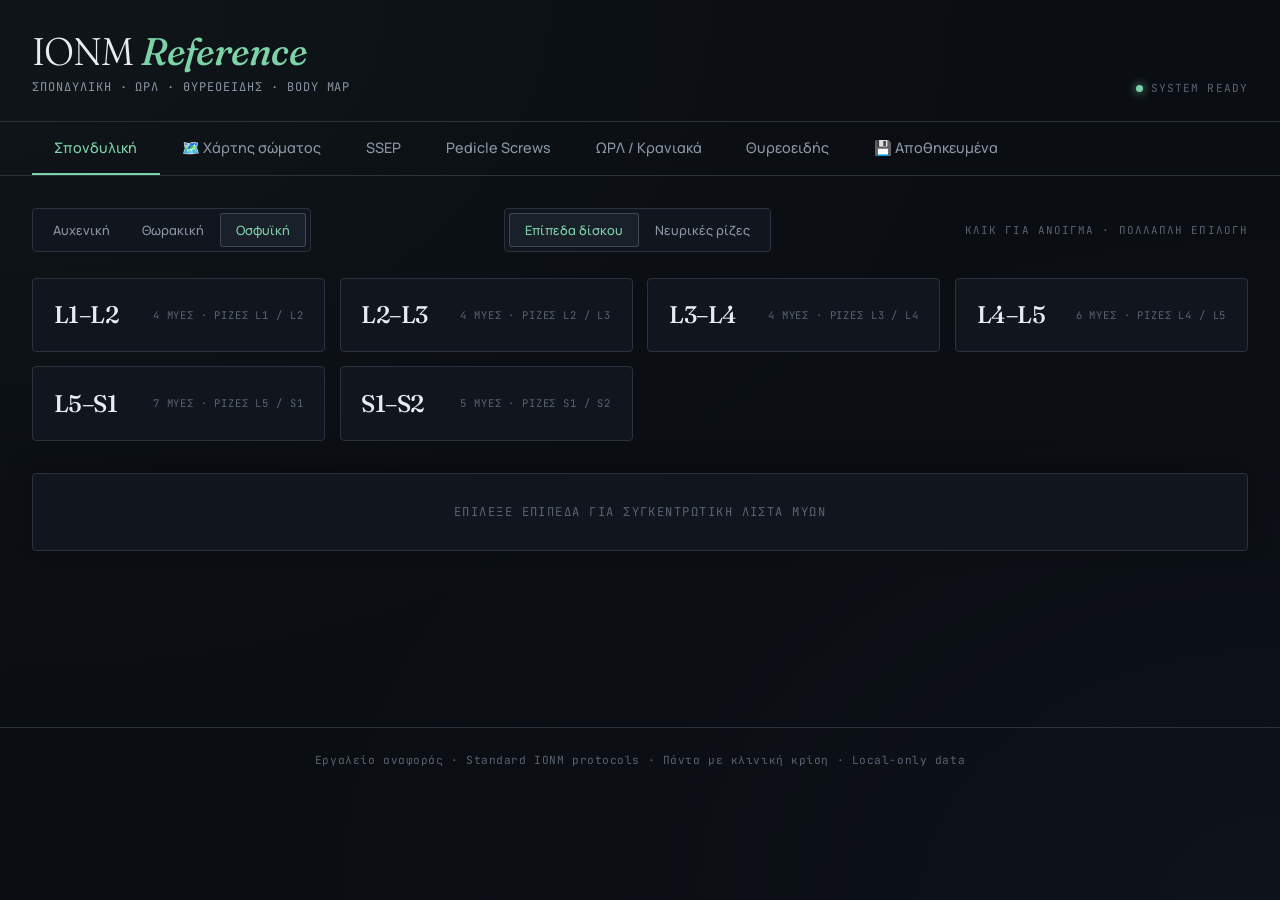
<file: ionm-reference.html>
<!DOCTYPE html>
<html lang="el">
<head>
<meta charset="UTF-8">
<meta name="viewport" content="width=device-width, initial-scale=1">
<title>IONM Reference · Σπονδυλική / ΩΡΛ / Θυρεοειδής</title>
<link rel="preconnect" href="https://fonts.googleapis.com">
<link rel="preconnect" href="https://fonts.gstatic.com" crossorigin>
<link href="https://fonts.googleapis.com/css2?family=Fraunces:opsz,wght@9..144,300;9..144,400;9..144,500;9..144,700&family=Manrope:wght@300;400;500;600;700&family=JetBrains+Mono:wght@400;600&display=swap" rel="stylesheet">
<style>
  :root {
    --bg: #0a0d12;
    --bg-elev: #11161e;
    --bg-elev2: #1a2029;
    --bg-elev3: #232b37;
    --border: #2a323e;
    --border-bright: #3d4856;
    --text: #e8ecf1;
    --text-dim: #8a95a5;
    --text-faint: #5a6373;
    --accent: #7dd3a8;
    --accent-bright: #a3e6c4;
    --accent-dim: #2d5742;
    --root-color: #6db5e8;
    --cn-color: #d8a3e6;
    --warn: #f0b86e;
    --danger: #e87b7b;
    --safe: #7dd3a8;

    --font-display: 'Fraunces', Georgia, serif;
    --font-body: 'Manrope', -apple-system, sans-serif;
    --font-mono: 'JetBrains Mono', 'SF Mono', Menlo, monospace;
  }

  * { box-sizing: border-box; margin: 0; padding: 0; }
  html, body { height: 100%; }

  body {
    background: var(--bg);
    color: var(--text);
    font-family: var(--font-body);
    font-weight: 400;
    line-height: 1.55;
    min-height: 100vh;
    background-image:
      radial-gradient(ellipse at top left, rgba(125, 211, 168, 0.045), transparent 55%),
      radial-gradient(ellipse at bottom right, rgba(109, 181, 232, 0.035), transparent 55%);
    -webkit-font-smoothing: antialiased;
  }

  /* === HEADER === */
  header {
    padding: 2rem 2rem 1.5rem;
    border-bottom: 1px solid var(--border);
    display: flex;
    align-items: flex-end;
    justify-content: space-between;
    flex-wrap: wrap;
    gap: 1rem;
    max-width: 1500px;
    margin: 0 auto;
  }
  .brand h1 {
    font-family: var(--font-display);
    font-weight: 300;
    font-size: clamp(1.7rem, 3.5vw, 2.4rem);
    letter-spacing: -0.025em;
    line-height: 1;
  }
  .brand h1 em { font-style: italic; color: var(--accent); font-weight: 500; }
  .brand .sub {
    color: var(--text-dim);
    font-size: 0.75rem;
    margin-top: 0.5rem;
    font-family: var(--font-mono);
    letter-spacing: 0.08em;
    text-transform: uppercase;
  }
  .signal {
    font-family: var(--font-mono);
    font-size: 0.7rem;
    color: var(--text-faint);
    display: flex;
    align-items: center;
    gap: 0.5rem;
    letter-spacing: 0.1em;
  }
  .signal::before {
    content: '';
    width: 7px; height: 7px;
    border-radius: 50%;
    background: var(--accent);
    box-shadow: 0 0 10px var(--accent);
    animation: pulse 1.8s infinite;
  }
  @keyframes pulse {
    0%, 100% { opacity: 1; transform: scale(1); }
    50% { opacity: 0.4; transform: scale(0.85); }
  }

  /* === TABS === */
  .tabs {
    max-width: 1500px;
    margin: 0 auto;
    padding: 0 2rem;
    display: flex;
    gap: 0;
    border-bottom: 1px solid var(--border);
    overflow-x: auto;
    scrollbar-width: thin;
  }
  .tab-btn {
    background: transparent;
    border: none;
    color: var(--text-dim);
    padding: 1rem 1.4rem;
    font-family: var(--font-body);
    font-size: 0.9rem;
    font-weight: 500;
    cursor: pointer;
    border-bottom: 2px solid transparent;
    transition: all 0.2s;
    white-space: nowrap;
  }
  .tab-btn:hover { color: var(--text); }
  .tab-btn.active { color: var(--accent); border-bottom-color: var(--accent); }
  .tab-btn .count {
    font-family: var(--font-mono);
    font-size: 0.65rem;
    background: var(--accent);
    color: var(--bg);
    padding: 1px 6px;
    border-radius: 8px;
    margin-left: 0.4rem;
    font-weight: 700;
    vertical-align: middle;
  }

  main {
    max-width: 1500px;
    margin: 0 auto;
    padding: 2rem;
    padding-bottom: 8rem;
  }
  section.tab-content { display: none; }
  section.tab-content.active { display: block; }

  /* === CONTROLS === */
  .controls {
    display: flex;
    align-items: center;
    justify-content: space-between;
    flex-wrap: wrap;
    gap: 1rem;
    margin-bottom: 1.6rem;
  }
  .toggle-group {
    display: inline-flex;
    background: var(--bg-elev);
    border: 1px solid var(--border);
    border-radius: 4px;
    padding: 4px;
  }
  .toggle-group button {
    background: transparent;
    border: none;
    color: var(--text-dim);
    padding: 0.5rem 1rem;
    font-family: var(--font-body);
    font-size: 0.8rem;
    font-weight: 500;
    cursor: pointer;
    border-radius: 3px;
    transition: all 0.2s;
  }
  .toggle-group button:hover { color: var(--text); }
  .toggle-group button.active {
    background: var(--bg-elev2);
    color: var(--accent);
    box-shadow: inset 0 0 0 1px var(--border-bright);
  }
  .hint {
    font-family: var(--font-mono);
    font-size: 0.68rem;
    color: var(--text-faint);
    text-transform: uppercase;
    letter-spacing: 0.1em;
  }
  .section-title {
    font-family: var(--font-display);
    font-weight: 400;
    font-size: 1.4rem;
    font-style: italic;
    letter-spacing: -0.01em;
    margin: 2rem 0 1rem;
    padding-bottom: 0.6rem;
    border-bottom: 1px solid var(--border);
  }
  .section-title:first-child { margin-top: 0; }
  .section-intro {
    color: var(--text-dim);
    font-size: 0.88rem;
    margin-bottom: 1.4rem;
    max-width: 800px;
    line-height: 1.6;
  }

  /* === LEVEL CARDS === */
  .levels {
    display: grid;
    grid-template-columns: repeat(auto-fill, minmax(290px, 1fr));
    gap: 0.9rem;
    margin-bottom: 2rem;
  }
  .level {
    background: var(--bg-elev);
    border: 1px solid var(--border);
    border-radius: 4px;
    overflow: hidden;
    transition: border-color 0.2s, background 0.2s;
    position: relative;
  }
  .level:hover { border-color: var(--border-bright); }
  .level.selected { border-color: var(--accent); background: var(--bg-elev2); }
  .level.selected::before {
    content: '';
    position: absolute;
    top: 0; left: 0;
    width: 3px; height: 100%;
    background: var(--accent);
    box-shadow: 0 0 14px var(--accent);
  }
  .level-header {
    padding: 1.1rem 1.3rem;
    cursor: pointer;
    display: flex;
    align-items: center;
    justify-content: space-between;
    user-select: none;
    gap: 0.8rem;
  }
  .level-label {
    font-family: var(--font-display);
    font-weight: 500;
    font-size: 1.5rem;
    letter-spacing: -0.02em;
    transition: color 0.2s;
  }
  .level.selected .level-label { color: var(--accent); }
  .level-meta {
    font-family: var(--font-mono);
    font-size: 0.66rem;
    color: var(--text-faint);
    text-transform: uppercase;
    letter-spacing: 0.08em;
    text-align: right;
  }
  .level-body { max-height: 0; overflow: hidden; transition: max-height 0.4s ease; }
  .level.selected .level-body { max-height: 1500px; }
  .level-content { padding: 1rem 1.3rem 1.3rem; border-top: 1px solid var(--border); }

  .root-group { margin-top: 1rem; }
  .root-group:first-child { margin-top: 0; }
  .root-tag {
    font-family: var(--font-mono);
    font-size: 0.66rem;
    color: var(--root-color);
    text-transform: uppercase;
    letter-spacing: 0.14em;
    margin-bottom: 0.6rem;
    display: flex;
    align-items: center;
    gap: 0.5rem;
  }
  .root-tag::before { content: ''; width: 10px; height: 1px; background: var(--root-color); }

  .muscles {
    list-style: none;
    border-left: 1px solid var(--border-bright);
    margin-left: 4px;
    padding-left: 1.1rem;
  }
  .muscle {
    padding: 0.55rem 0 0.65rem;
    border-bottom: 1px dashed var(--border);
    position: relative;
  }
  .muscle:last-child { border-bottom: none; padding-bottom: 0.2rem; }
  .muscle::before {
    content: '';
    position: absolute;
    left: -1.1rem;
    top: 1.05rem;
    width: 0.8rem; height: 1px;
    background: var(--border-bright);
  }
  .muscle-name {
    font-family: var(--font-display);
    font-weight: 500;
    font-size: 1rem;
    letter-spacing: -0.01em;
  }
  .muscle-name-lat {
    color: var(--text-dim);
    font-family: var(--font-display);
    font-style: italic;
    font-weight: 400;
    font-size: 0.83rem;
    margin-left: 0.4rem;
  }
  .muscle-detail {
    font-family: var(--font-mono);
    font-size: 0.7rem;
    color: var(--text-faint);
    margin-top: 0.28rem;
    line-height: 1.55;
  }
  .muscle-detail b { color: var(--accent); font-weight: 600; margin-right: 0.3rem; }

  /* === REFERENCE CARDS === */
  .ref-grid {
    display: grid;
    grid-template-columns: repeat(auto-fill, minmax(380px, 1fr));
    gap: 1rem;
    margin-bottom: 2rem;
  }
  .ref-card {
    background: var(--bg-elev);
    border: 1px solid var(--border);
    border-radius: 4px;
    padding: 1.3rem 1.4rem;
    transition: border-color 0.2s;
  }
  .ref-card:hover { border-color: var(--border-bright); }
  .ref-card.accent { border-left: 3px solid var(--accent); }
  .ref-card.warn { border-left: 3px solid var(--warn); }
  .ref-card.danger { border-left: 3px solid var(--danger); }
  .ref-card.safe { border-left: 3px solid var(--safe); }
  .ref-title {
    font-family: var(--font-display);
    font-weight: 500;
    font-size: 1.15rem;
    margin-bottom: 0.3rem;
    letter-spacing: -0.01em;
  }
  .ref-subtitle {
    font-family: var(--font-mono);
    font-size: 0.7rem;
    color: var(--text-dim);
    text-transform: uppercase;
    letter-spacing: 0.1em;
    margin-bottom: 0.9rem;
  }
  .ref-body { font-size: 0.88rem; color: var(--text-dim); line-height: 1.65; }
  .ref-body p { margin-bottom: 0.5rem; }
  .ref-body p:last-child { margin-bottom: 0; }
  .ref-body strong { color: var(--text); font-weight: 600; }
  .ref-body code {
    font-family: var(--font-mono);
    font-size: 0.85em;
    background: var(--bg);
    padding: 1px 6px;
    border-radius: 3px;
    color: var(--accent);
  }
  .ref-body ul { padding-left: 1.2rem; margin: 0.4rem 0; }
  .ref-body li { margin-bottom: 0.25rem; }
  .kv {
    display: grid;
    grid-template-columns: auto 1fr;
    gap: 0.4rem 1rem;
    font-size: 0.82rem;
    margin: 0.6rem 0;
    align-items: baseline;
  }
  .kv dt {
    font-family: var(--font-mono);
    font-size: 0.66rem;
    text-transform: uppercase;
    letter-spacing: 0.1em;
    color: var(--text-faint);
    white-space: nowrap;
  }
  .kv dd { color: var(--text); }

  /* === THRESHOLD TABLE === */
  .threshold-table {
    width: 100%;
    border-collapse: collapse;
    margin: 1rem 0;
    background: var(--bg-elev);
    border: 1px solid var(--border);
    border-radius: 4px;
    overflow: hidden;
  }
  .threshold-table th, .threshold-table td {
    padding: 0.9rem 1.2rem;
    text-align: left;
    border-bottom: 1px solid var(--border);
  }
  .threshold-table th {
    background: var(--bg-elev2);
    font-family: var(--font-mono);
    font-size: 0.7rem;
    text-transform: uppercase;
    letter-spacing: 0.1em;
    color: var(--text-dim);
    font-weight: 600;
  }
  .threshold-table tr:last-child td { border-bottom: none; }
  .threshold-table .range {
    font-family: var(--font-mono);
    font-size: 0.95rem;
    font-weight: 600;
  }
  .threshold-table .range.safe { color: var(--safe); }
  .threshold-table .range.warn { color: var(--warn); }
  .threshold-table .range.danger { color: var(--danger); }

  /* === ENT TEMPLATES === */
  .templates {
    display: grid;
    grid-template-columns: repeat(auto-fill, minmax(220px, 1fr));
    gap: 0.7rem;
    margin-bottom: 1.6rem;
  }
  .template {
    background: var(--bg-elev);
    border: 1px solid var(--border);
    border-radius: 4px;
    padding: 1rem 1.2rem;
    cursor: pointer;
    transition: all 0.2s;
    text-align: left;
    color: var(--text);
    font-family: inherit;
  }
  .template:hover { border-color: var(--border-bright); background: var(--bg-elev2); }
  .template-name {
    font-family: var(--font-display);
    font-style: italic;
    font-size: 1.05rem;
    font-weight: 500;
    margin-bottom: 0.3rem;
  }
  .template-cns {
    font-family: var(--font-mono);
    font-size: 0.7rem;
    color: var(--accent);
    letter-spacing: 0.05em;
  }

  /* === SUMMARY === */
  .summary {
    background: var(--bg-elev);
    border: 1px solid var(--border);
    border-radius: 4px;
    padding: 1.4rem 1.7rem;
    margin-top: 1rem;
    position: sticky;
    bottom: 1rem;
    backdrop-filter: blur(8px);
    box-shadow: 0 -8px 24px rgba(0,0,0,0.3);
  }
  .summary-empty {
    color: var(--text-faint);
    text-align: center;
    font-family: var(--font-mono);
    font-size: 0.76rem;
    text-transform: uppercase;
    letter-spacing: 0.12em;
    padding: 0.4rem 0;
  }
  .summary-header {
    display: flex;
    justify-content: space-between;
    align-items: flex-start;
    margin-bottom: 0.9rem;
    padding-bottom: 0.8rem;
    border-bottom: 1px solid var(--border);
    gap: 1rem;
    flex-wrap: wrap;
  }
  .summary-title {
    font-family: var(--font-display);
    font-weight: 500;
    font-style: italic;
    font-size: 1.25rem;
  }
  .summary-meta {
    font-family: var(--font-mono);
    color: var(--text-dim);
    font-size: 0.7rem;
    margin-top: 0.25rem;
    letter-spacing: 0.05em;
  }
  .summary-meta b { color: var(--accent); font-weight: 600; }
  .summary-list {
    list-style: none;
    display: grid;
    grid-template-columns: repeat(auto-fill, minmax(280px, 1fr));
    gap: 0.3rem 1.4rem;
  }
  .summary-item {
    display: flex;
    align-items: baseline;
    gap: 0.7rem;
    padding: 0.5rem 0;
    border-bottom: 1px dashed var(--border);
  }
  .summary-roots {
    font-family: var(--font-mono);
    font-size: 0.66rem;
    font-weight: 600;
    color: var(--root-color);
    background: rgba(109, 181, 232, 0.08);
    padding: 3px 7px;
    border-radius: 3px;
    border: 1px solid rgba(109, 181, 232, 0.25);
    white-space: nowrap;
    flex-shrink: 0;
  }
  .summary-name {
    font-family: var(--font-display);
    font-weight: 500;
    font-size: 0.93rem;
  }
  .summary-name-lat {
    color: var(--text-dim);
    font-style: italic;
    font-family: var(--font-display);
    font-size: 0.76rem;
    display: block;
    margin-top: 1px;
  }
  .summary-actions { display: flex; gap: 0.5rem; flex-wrap: wrap; }

  .btn {
    background: transparent;
    border: 1px solid var(--border-bright);
    color: var(--text-dim);
    padding: 0.5rem 0.9rem;
    border-radius: 3px;
    font-family: var(--font-mono);
    font-size: 0.68rem;
    text-transform: uppercase;
    letter-spacing: 0.1em;
    cursor: pointer;
    transition: all 0.2s;
  }
  .btn:hover { color: var(--accent); border-color: var(--accent); }
  .btn.primary {
    background: var(--accent);
    color: var(--bg);
    border-color: var(--accent);
    font-weight: 600;
  }
  .btn.primary:hover { background: var(--accent-bright); border-color: var(--accent-bright); }
  .btn.danger:hover { color: var(--danger); border-color: var(--danger); }

  /* === SAVED CASES === */
  .saved-list { display: grid; gap: 0.7rem; }
  .saved-item {
    background: var(--bg-elev);
    border: 1px solid var(--border);
    border-radius: 4px;
    padding: 1.1rem 1.4rem;
    display: flex;
    justify-content: space-between;
    align-items: center;
    gap: 1rem;
    flex-wrap: wrap;
    transition: border-color 0.2s;
  }
  .saved-item:hover { border-color: var(--border-bright); }
  .saved-info { flex: 1; min-width: 0; }
  .saved-name {
    font-family: var(--font-display);
    font-weight: 500;
    font-size: 1.1rem;
    margin-bottom: 0.3rem;
  }
  .saved-preview {
    font-family: var(--font-mono);
    font-size: 0.72rem;
    color: var(--text-dim);
    letter-spacing: 0.03em;
  }
  .saved-preview b { color: var(--accent); font-weight: 600; }
  .saved-date {
    font-family: var(--font-mono);
    font-size: 0.66rem;
    color: var(--text-faint);
    margin-top: 0.25rem;
    text-transform: uppercase;
    letter-spacing: 0.08em;
  }
  .saved-empty {
    text-align: center;
    padding: 3rem 1rem;
    color: var(--text-faint);
    font-family: var(--font-mono);
    font-size: 0.85rem;
  }

  /* ============================================== */
  /* === BODY MAP === */
  /* ============================================== */
  .bodymap-layout {
    display: grid;
    grid-template-columns: minmax(0, 1.4fr) minmax(280px, 1fr);
    gap: 1.5rem;
    align-items: start;
  }
  @media (max-width: 900px) {
    .bodymap-layout { grid-template-columns: 1fr; }
  }

  .bodymap-wrap {
    background: var(--bg-elev);
    border: 1px solid var(--border);
    border-radius: 4px;
    padding: 1rem;
    position: sticky;
    top: 1rem;
  }
  .bodymap {
    position: relative;
    width: 100%;
    user-select: none;
  }
  .bodymap img {
    width: 100%;
    height: auto;
    display: block;
    border-radius: 3px;
    /* Επειδή το εικόνα έχει λευκό background, προσαρμόζουμε χρωματικά για το dark theme */
    filter: invert(0.05) hue-rotate(0deg);
    mix-blend-mode: normal;
  }
  .pins-layer {
    position: absolute;
    top: 0; left: 0;
    width: 100%; height: 100%;
    pointer-events: none;
  }
  .pin {
    position: absolute;
    width: 14px;
    height: 14px;
    border-radius: 50%;
    transform: translate(-50%, -50%);
    cursor: pointer;
    pointer-events: auto;
    transition: transform 0.15s, box-shadow 0.15s;
    border: 2px solid #fff;
    z-index: 5;
  }
  .pin.spine {
    background: var(--accent);
    box-shadow: 0 0 0 1px var(--bg-elev), 0 0 12px rgba(125, 211, 168, 0.7);
  }
  .pin.cn {
    background: var(--cn-color);
    box-shadow: 0 0 0 1px var(--bg-elev), 0 0 12px rgba(216, 163, 230, 0.7);
  }
  .pin:hover {
    transform: translate(-50%, -50%) scale(1.5);
    z-index: 20;
  }
  .pin.highlight {
    animation: pinPulse 1.5s infinite;
  }
  @keyframes pinPulse {
    0%, 100% { transform: translate(-50%, -50%) scale(1); }
    50% { transform: translate(-50%, -50%) scale(1.3); }
  }
  .pin .pin-tooltip {
    position: absolute;
    bottom: calc(100% + 10px);
    left: 50%;
    transform: translateX(-50%);
    background: var(--bg-elev3);
    border: 1px solid var(--border-bright);
    padding: 0.5rem 0.75rem;
    border-radius: 4px;
    font-family: var(--font-body);
    font-size: 0.8rem;
    white-space: nowrap;
    display: none;
    pointer-events: none;
    z-index: 100;
    box-shadow: 0 4px 12px rgba(0,0,0,0.6);
    color: var(--text);
  }
  .pin .pin-tooltip strong {
    display: block;
    font-family: var(--font-display);
    font-style: italic;
    color: var(--accent);
    margin-bottom: 2px;
  }
  .pin.cn .pin-tooltip strong { color: var(--cn-color); }
  .pin .pin-tooltip .tooltip-meta {
    font-family: var(--font-mono);
    font-size: 0.68rem;
    color: var(--text-dim);
    letter-spacing: 0.05em;
    text-transform: uppercase;
  }
  .pin:hover .pin-tooltip { display: block; }

  .view-labels {
    display: flex;
    justify-content: space-around;
    margin-top: 0.6rem;
    font-family: var(--font-mono);
    font-size: 0.68rem;
    color: var(--text-faint);
    text-transform: uppercase;
    letter-spacing: 0.15em;
  }

  .bodymap-empty {
    background: var(--bg-elev);
    border: 1px dashed var(--border-bright);
    border-radius: 4px;
    padding: 3rem 1.5rem;
    text-align: center;
    color: var(--text-faint);
    font-family: var(--font-mono);
    font-size: 0.85rem;
    line-height: 1.7;
  }

  .bodymap-side-panel {
    display: flex;
    flex-direction: column;
    gap: 0.8rem;
  }
  .map-stats {
    background: var(--bg-elev);
    border: 1px solid var(--border);
    border-radius: 4px;
    padding: 1rem 1.2rem;
  }
  .map-stats-title {
    font-family: var(--font-mono);
    font-size: 0.66rem;
    text-transform: uppercase;
    letter-spacing: 0.12em;
    color: var(--text-faint);
    margin-bottom: 0.4rem;
  }
  .map-stats-num {
    font-family: var(--font-display);
    font-size: 2rem;
    font-weight: 500;
    color: var(--accent);
    line-height: 1;
  }
  .map-stats-detail {
    font-size: 0.78rem;
    color: var(--text-dim);
    margin-top: 0.3rem;
  }

  .pin-list {
    background: var(--bg-elev);
    border: 1px solid var(--border);
    border-radius: 4px;
    padding: 1rem 1.2rem;
  }
  .pin-list-title {
    font-family: var(--font-mono);
    font-size: 0.66rem;
    text-transform: uppercase;
    letter-spacing: 0.12em;
    color: var(--text-faint);
    margin-bottom: 0.6rem;
  }
  .pin-list ul { list-style: none; }
  .pin-list li {
    padding: 0.4rem 0;
    border-bottom: 1px dashed var(--border);
    font-size: 0.83rem;
    display: flex;
    align-items: center;
    gap: 0.6rem;
    cursor: pointer;
    transition: color 0.15s;
  }
  .pin-list li:last-child { border-bottom: none; }
  .pin-list li:hover { color: var(--accent); }
  .pin-list li::before {
    content: '';
    width: 8px; height: 8px;
    border-radius: 50%;
    flex-shrink: 0;
  }
  .pin-list li.spine::before { background: var(--accent); }
  .pin-list li.cn::before { background: var(--cn-color); }
  .pin-list .pin-list-tag {
    font-family: var(--font-mono);
    font-size: 0.65rem;
    color: var(--text-faint);
    margin-left: auto;
    text-transform: uppercase;
    letter-spacing: 0.05em;
  }

  .legend {
    display: flex;
    gap: 1rem;
    padding: 0.6rem 0.9rem;
    background: var(--bg-elev2);
    border: 1px solid var(--border);
    border-radius: 4px;
    flex-wrap: wrap;
    font-size: 0.75rem;
    font-family: var(--font-mono);
    color: var(--text-dim);
    align-items: center;
  }

  /* === EDIT / CALIBRATION MODE === */
  .edit-toolbar {
    background: var(--bg-elev2);
    border: 1px solid var(--warn);
    border-radius: 4px;
    padding: 0.9rem 1.2rem;
    margin-bottom: 1rem;
    display: flex;
    gap: 0.7rem;
    align-items: center;
    flex-wrap: wrap;
  }
  .edit-toolbar.hidden { display: none; }
  .edit-toolbar-title {
    font-family: var(--font-mono);
    font-size: 0.72rem;
    color: var(--warn);
    text-transform: uppercase;
    letter-spacing: 0.1em;
    font-weight: 600;
    margin-right: 0.5rem;
  }
  .edit-toolbar .selected-info {
    font-family: var(--font-mono);
    font-size: 0.78rem;
    color: var(--text);
    background: var(--bg);
    padding: 0.4rem 0.7rem;
    border-radius: 3px;
    border: 1px solid var(--border-bright);
  }
  .edit-toolbar .selected-info.empty { color: var(--text-faint); font-style: italic; }

  .bodymap.edit-mode { cursor: crosshair; }
  .bodymap.edit-mode .pin { cursor: grab; }
  .bodymap.edit-mode .pin:active { cursor: grabbing; }
  .bodymap.edit-mode .pin.dragging {
    transform: translate(-50%, -50%) scale(1.5);
    z-index: 50;
    box-shadow: 0 0 0 3px var(--warn), 0 0 20px rgba(240, 184, 110, 0.8);
  }

  .coord-display {
    position: absolute;
    top: 8px; left: 8px;
    background: rgba(10, 13, 18, 0.92);
    border: 1px solid var(--warn);
    border-radius: 3px;
    padding: 6px 10px;
    font-family: var(--font-mono);
    font-size: 0.78rem;
    color: var(--warn);
    z-index: 30;
    pointer-events: none;
    display: none;
  }
  .bodymap.edit-mode .coord-display { display: block; }

  .crosshair-h, .crosshair-v {
    position: absolute;
    background: rgba(240, 184, 110, 0.4);
    pointer-events: none;
    z-index: 4;
    display: none;
  }
  .crosshair-h { left: 0; right: 0; height: 1px; }
  .crosshair-v { top: 0; bottom: 0; width: 1px; }
  .bodymap.edit-mode .crosshair-h,
  .bodymap.edit-mode .crosshair-v { display: block; }

  /* Grid overlay σε edit mode */
  .bodymap.edit-mode::before {
    content: '';
    position: absolute;
    top: 0; left: 0;
    width: 100%; height: 100%;
    pointer-events: none;
    z-index: 3;
    background-image:
      linear-gradient(to right, rgba(125, 211, 168, 0.08) 1px, transparent 1px),
      linear-gradient(to bottom, rgba(125, 211, 168, 0.08) 1px, transparent 1px);
    background-size: 10% 10%;
  }

  .export-modal {
    position: fixed;
    top: 0; left: 0; right: 0; bottom: 0;
    background: rgba(0,0,0,0.8);
    z-index: 1000;
    display: none;
    align-items: center;
    justify-content: center;
    padding: 2rem;
  }
  .export-modal.active { display: flex; }
  .export-modal-content {
    background: var(--bg-elev);
    border: 1px solid var(--border-bright);
    border-radius: 6px;
    padding: 1.5rem;
    max-width: 700px;
    width: 100%;
    max-height: 80vh;
    display: flex;
    flex-direction: column;
    gap: 1rem;
  }
  .export-modal h3 {
    font-family: var(--font-display);
    font-style: italic;
    font-size: 1.3rem;
    color: var(--accent);
  }
  .export-modal textarea {
    flex: 1;
    background: var(--bg);
    border: 1px solid var(--border);
    color: var(--text);
    padding: 1rem;
    font-family: var(--font-mono);
    font-size: 0.78rem;
    border-radius: 4px;
    min-height: 300px;
    resize: vertical;
  }
  .legend-item { display: flex; align-items: center; gap: 0.4rem; }
  .legend-dot { width: 10px; height: 10px; border-radius: 50%; border: 1.5px solid #fff; }
  .legend-dot.spine { background: var(--accent); }
  .legend-dot.cn { background: var(--cn-color); }

  /* === FOOTER === */
  footer {
    max-width: 1500px;
    margin: 3rem auto 0;
    padding: 1.5rem 2rem 2rem;
    color: var(--text-faint);
    font-size: 0.7rem;
    text-align: center;
    font-family: var(--font-mono);
    border-top: 1px solid var(--border);
    letter-spacing: 0.05em;
  }

  @media print {
    body { background: white; color: black; background-image: none; }
    header, .tabs, .controls, .summary-actions, footer, .signal,
    .templates, .toggle-group { display: none !important; }
    main { padding: 0; padding-bottom: 0; }
    section.tab-content { display: block !important; }
    .summary { position: static; border: 1px solid #999; background: white; box-shadow: none; }
    .levels, .ref-grid { display: none; }
  }

  @media (max-width: 600px) {
    header { padding: 1.5rem 1rem 1.2rem; }
    main { padding: 1rem; padding-bottom: 6rem; }
    .tabs { padding: 0 1rem; }
    .tab-btn { padding: 0.8rem 0.9rem; font-size: 0.82rem; }
  }
</style>
</head>
<body>

<header>
  <div class="brand">
    <h1>IONM <em>Reference</em></h1>
    <div class="sub">Σπονδυλική · ΩΡΛ · Θυρεοειδής · Body Map</div>
  </div>
  <div class="signal">SYSTEM READY</div>
</header>

<nav class="tabs">
  <button class="tab-btn active" data-tab="spine">Σπονδυλική</button>
  <button class="tab-btn" data-tab="bodymap">🗺️ Χάρτης σώματος <span class="count" id="map-count" style="display:none">0</span></button>
  <button class="tab-btn" data-tab="ssep">SSEP</button>
  <button class="tab-btn" data-tab="pedicle">Pedicle Screws</button>
  <button class="tab-btn" data-tab="cn">ΩΡΛ / Κρανιακά</button>
  <button class="tab-btn" data-tab="thyroid">Θυρεοειδής</button>
  <button class="tab-btn" data-tab="saved">💾 Αποθηκευμένα <span class="count" id="saved-count" style="display:none">0</span></button>
</nav>

<main>

  <!-- ============ SPINE TAB ============ -->
  <section class="tab-content active" id="tab-spine">
    <div class="controls">
      <div class="toggle-group" id="region-toggle">
        <button data-region="cervical">Αυχενική</button>
        <button data-region="thoracic">Θωρακική</button>
        <button data-region="lumbar" class="active">Οσφυϊκή</button>
      </div>
      <div class="toggle-group" id="mode-toggle">
        <button data-mode="disc" class="active">Επίπεδα δίσκου</button>
        <button data-mode="root">Νευρικές ρίζες</button>
      </div>
      <div class="hint">Κλικ για άνοιγμα · πολλαπλή επιλογή</div>
    </div>

    <div class="levels" id="spine-levels"></div>

    <div class="summary" id="spine-summary">
      <div class="summary-empty">Επίλεξε επίπεδα για συγκεντρωτική λίστα μυών</div>
    </div>
  </section>

  <!-- ============ BODY MAP TAB ============ -->
  <section class="tab-content" id="tab-bodymap">
    <h2 class="section-title">Χάρτης σώματος — θέσεις ηλεκτροδίων</h2>
    <p class="section-intro">
      Οι μύες που έχεις επιλέξει στα tabs <em>Σπονδυλική</em> και <em>ΩΡΛ / Κρανιακά</em> εμφανίζονται ως pins πάνω στο σώμα. Hover σε κάθε pin για λεπτομέρειες. Αμφίπλευρα = δύο pins ανά μύ.
    </p>

    <div class="legend">
      <div class="legend-item"><span class="legend-dot spine"></span> Σπονδυλική (EMG/myotome)</div>
      <div class="legend-item"><span class="legend-dot cn"></span> Κρανιακά νεύρα (CN)</div>
      <button class="btn" id="edit-mode-btn" style="margin-left:auto;">✏️ Calibration mode</button>
    </div>

    <div class="edit-toolbar hidden" id="edit-toolbar">
      <span class="edit-toolbar-title">⚠️ Edit mode</span>
      <span class="selected-info empty" id="edit-selected-info">Σύρε ένα pin για να το μετακινήσεις</span>
      <button class="btn primary" id="import-coords-btn">📥 Import JSON</button>
      <button class="btn" id="export-coords-btn">📋 Export JSON</button>
      <button class="btn danger" id="reset-coords-btn">↺ Reset σε defaults</button>
    </div>

    <div style="height: 1.2rem;"></div>

    <div class="bodymap-layout">
      <div class="bodymap-wrap">
        <div class="bodymap" id="bodymap">
          <img src="body.jpg" alt="Ανατομικό μοντέλο" id="bodymap-img"
               onerror="this.style.display='none'; document.getElementById('img-fallback').style.display='block';">
          <div id="img-fallback" style="display:none; padding: 4rem 2rem; text-align:center; color:var(--text-faint); font-family:var(--font-mono); font-size:0.85rem; border:1px dashed var(--border-bright); border-radius:4px;">
            ⚠️ Δεν βρέθηκε <code style="color:var(--accent)">body.jpg</code> στον φάκελο.<br><br>
            Βάλε το αρχείο εικόνας στον ίδιο φάκελο με το HTML, ή άλλαξε το <code style="color:var(--accent)">src=&quot;body.jpg&quot;</code> στο &lt;img&gt; tag.
          </div>
          <div class="crosshair-h" id="crosshair-h"></div>
          <div class="crosshair-v" id="crosshair-v"></div>
          <div class="coord-display" id="coord-display">x: 0% · y: 0%</div>
          <div class="pins-layer" id="pins-layer"></div>
        </div>
        <div class="view-labels">
          <span>← Πρόσθια όψη</span>
          <span>Οπίσθια όψη →</span>
        </div>
      </div>

      <div class="bodymap-side-panel">
        <div class="map-stats">
          <div class="map-stats-title">Σύνολο σημείων</div>
          <div class="map-stats-num" id="map-stats-num">0</div>
          <div class="map-stats-detail" id="map-stats-detail">Δεν έχεις κάνει επιλογές</div>
        </div>
        <div class="pin-list">
          <div class="pin-list-title">Λίστα μυών (κλικ → highlight)</div>
          <ul id="pin-list-ul"><li style="color:var(--text-faint); cursor:default;">—</li></ul>
        </div>
      </div>
    </div>
  </section>

  <!-- ============ SSEP TAB ============ -->
  <section class="tab-content" id="tab-ssep">
    <h2 class="section-title">Somatosensory Evoked Potentials</h2>
    <p class="section-intro">
      Παρακολούθηση αισθητικών οδών (οπίσθιες δεσμίδες). Συμπληρώνει το EMG/MEP σε επεμβάσεις σπονδυλικής, αορτής, καρωτίδας.
    </p>
    <div class="ref-grid" id="ssep-grid"></div>

    <h2 class="section-title">Κριτήρια ειδοποίησης</h2>
    <div class="ref-grid">
      <div class="ref-card warn">
        <div class="ref-title">Warning criteria</div>
        <div class="ref-subtitle">Cortical SSEP changes</div>
        <div class="ref-body">
          <ul>
            <li><strong>50% πτώση πλάτους</strong> από baseline</li>
            <li><strong>10% αύξηση λανθάνουσας</strong> από baseline</li>
            <li>Πλήρης απώλεια κύματος → άμεση ειδοποίηση χειρουργού</li>
          </ul>
          <p>Έλεγχος πρώτα τεχνικά (ηλεκτρόδια, πίεση, θερμοκρασία, αναισθησία) πριν κρίνεις χειρουργικό συμβάν.</p>
        </div>
      </div>
      <div class="ref-card accent">
        <div class="ref-title">Anesthesia notes</div>
        <div class="ref-subtitle">Optimal protocol</div>
        <div class="ref-body">
          <p><strong>Volatile</strong>: ≤ 0.5 MAC (ιδανικά TIVA)</p>
          <p><strong>N₂O</strong>: αποφυγή — μειώνει cortical SSEP</p>
          <p><strong>Propofol/remi TCI</strong>: συνιστώμενο</p>
          <p><strong>NMB</strong>: ΟΚ για SSEP (όχι για EMG/MEP)</p>
        </div>
      </div>
    </div>
  </section>

  <!-- ============ PEDICLE SCREW TAB ============ -->
  <section class="tab-content" id="tab-pedicle">
    <h2 class="section-title">Pedicle Screw Stimulation (t-EMG)</h2>
    <p class="section-intro">
      Ηλεκτρική διέγερση της βίδας ή του pilot hole· καταγραφή από τους μυς της αντίστοιχης ρίζας. Χαμηλό κατώφλι ⇒ πιθανή ρήξη φλοιού.
    </p>
    <table class="threshold-table">
      <thead><tr><th>Κατώφλι (mA)</th><th>Ερμηνεία</th><th>Ενέργεια</th></tr></thead>
      <tbody>
        <tr><td><span class="range safe">&gt; 10 mA</span></td><td><strong>Άθικτος αυχένας</strong> — ασφαλής τοποθέτηση</td><td>Συνεχίζει η επέμβαση</td></tr>
        <tr><td><span class="range warn">5–10 mA</span></td><td><strong>Αμφίβολο</strong> — πιθανή λέπτυνση φλοιού</td><td>Επανεκτίμηση screw track, ψηλάφηση</td></tr>
        <tr><td><span class="range danger">&lt; 5 mA</span></td><td><strong>Πιθανή ρήξη φλοιού</strong></td><td>Αφαίρεση / επανατοποθέτηση</td></tr>
      </tbody>
    </table>
    <div class="ref-grid">
      <div class="ref-card accent">
        <div class="ref-title">Τεχνική</div>
        <div class="ref-subtitle">Stimulation protocol</div>
        <div class="ref-body">
          <p><strong>Έλεγχος NMB</strong>: TOF 4/4 πριν τη μέτρηση. Ζήτα reversal αν χρειάζεται.</p>
          <p><strong>Stimulator</strong>: μονοπολικό probe στο screw shaft ή pilot hole.</p>
          <p><strong>Παράμετροι</strong>: τετραπλή σειρά παλμών, 0.2–0.3 ms duration, αύξηση από 0 mA.</p>
          <p><strong>Επανάληψη</strong>: 2–3 φορές. Καταγραφή από αμφότερα μυικά κανάλια ρίζας.</p>
        </div>
      </div>
      <div class="ref-card warn">
        <div class="ref-title">Pitfalls</div>
        <div class="ref-subtitle">Συχνές παγίδες</div>
        <div class="ref-body">
          <ul>
            <li><strong>NMB</strong>: false high thresholds</li>
            <li><strong>Διαρροή ρεύματος</strong>: αίμα/ορός γύρω από βίδα → false low</li>
            <li><strong>Οστεοπόρωση</strong>: χαμηλότερα thresholds</li>
            <li><strong>Cement / fusion mass</strong>: παρεμβολή</li>
          </ul>
        </div>
      </div>
    </div>
    <h2 class="section-title">Mυς ανά ρίζα (γρήγορη αναφορά)</h2>
    <div class="ref-grid" id="pedicle-roots-grid"></div>
  </section>

  <!-- ============ CN TAB ============ -->
  <section class="tab-content" id="tab-cn">
    <h2 class="section-title">Πρότυπα επεμβάσεων ΩΡΛ / Νευροχειρουργικής</h2>
    <p class="section-intro">Κλικ σε πρότυπο για να φορτωθούν τα προτεινόμενα CN. Ή χειροκίνητα από τα παρακάτω.</p>
    <div class="templates" id="ent-templates"></div>

    <h2 class="section-title">Κρανιακά νεύρα (μεμονωμένα)</h2>
    <div class="levels" id="cn-levels"></div>

    <div class="summary" id="cn-summary">
      <div class="summary-empty">Επίλεξε κρανιακά νεύρα ή πρότυπο</div>
    </div>
  </section>

  <!-- ============ THYROID TAB ============ -->
  <section class="tab-content" id="tab-thyroid">
    <h2 class="section-title">Παρακολούθηση Παλίνδρομου Λαρυγγικού (RLN)</h2>
    <p class="section-intro">Κλάδος του πνευμονογαστρικού (CN X). Standard: NIM endotracheal tube με ηλεκτρόδια στις φωνητικές χορδές.</p>
    <div class="ref-grid">
      <div class="ref-card accent">
        <div class="ref-title">RLN — Recurrent Laryngeal</div>
        <div class="ref-subtitle">CN X branch · Vocalis</div>
        <div class="ref-body">
          <dl class="kv">
            <dt>Setup</dt><dd>NIM ETT — surface electrodes ανάμεσα στις χορδές</dd>
            <dt>Tube size</dt><dd>7.0 (♀) / 8.0 (♂)</dd>
            <dt>Stim</dt><dd><code>1.0 mA</code>, response 100–800 μV</dd>
            <dt>Latency</dt><dd>3.5 – 7.5 ms</dd>
            <dt>Πρωτόκολλο</dt><dd>V1 → R1 → R2 → V2</dd>
          </dl>
          <p><strong>LOS</strong>: πτώση πλάτους >50% και/ή λανθάνουσα >10%.</p>
        </div>
      </div>
      <div class="ref-card accent">
        <div class="ref-title">eSLN — External Superior Laryngeal</div>
        <div class="ref-subtitle">CN X branch · Cricothyroid</div>
        <div class="ref-body">
          <dl class="kv">
            <dt>Setup</dt><dd>Επιφανειακά/βελονοειδή στον κρικοθυρεοειδή</dd>
            <dt>Stim</dt><dd><code>1.0 mA</code> + ορατό twitch</dd>
            <dt>Σημασία</dt><dd>Τόνος φωνής, υψηλές συχνότητες</dd>
            <dt>Risk</dt><dd>Άνω πόλος → Berry's ligament</dd>
          </dl>
          <p>Κρίσιμο σε <strong>τραγουδιστές, εκπαιδευτικούς, επαγγελματίες ομιλίας</strong>.</p>
        </div>
      </div>
      <div class="ref-card warn">
        <div class="ref-title">Vagus baseline (V1/V2)</div>
        <div class="ref-subtitle">Reference standards</div>
        <div class="ref-body">
          <p><strong>V1</strong>: stim στο vagus πριν την παρασκευή — επιβεβαιώνει σύστημα.</p>
          <p><strong>V2</strong>: stim στο vagus μετά αφαίρεση — επιβεβαιώνει ακέραιο RLN.</p>
        </div>
      </div>
      <div class="ref-card">
        <div class="ref-title">Anesthesia notes</div>
        <div class="ref-subtitle">For thyroid IONM</div>
        <div class="ref-body">
          <p><strong>NMB</strong>: ΧΩΡΙΣ μυοχάλαση μετά διασωλήνωση (ή sugammadex).</p>
          <p><strong>ETT</strong>: μπλε γραμμή ορατή στις φωνητικές χορδές.</p>
          <p><strong>Position</strong>: ETT shift κατά παρασκευή = false LOS.</p>
        </div>
      </div>
    </div>
  </section>

  <!-- ============ SAVED TAB ============ -->
  <section class="tab-content" id="tab-saved">
    <h2 class="section-title">Αποθηκευμένες περιπτώσεις</h2>
    <p class="section-intro">Αποθηκευμένα locally στον browser. Δεν φεύγουν πουθενά.</p>
    <div class="saved-list" id="saved-list"></div>
  </section>

</main>

<div class="export-modal" id="export-modal">
  <div class="export-modal-content">
    <h3>Export coordinates</h3>
    <p style="color:var(--text-dim); font-size:0.85rem;">
      Αυτό είναι το JSON με τις τρέχουσες συντεταγμένες (defaults + οι αλλαγές σου). Αντικατάστησε τη μεταβλητή <code style="color:var(--accent); font-family:var(--font-mono);">MUSCLE_COORDS</code> στον κώδικα HTML για να τις κάνεις permanent. Οι αλλαγές σου ήδη αποθηκεύτηκαν στον browser σου.
    </p>
    <textarea id="export-textarea" readonly></textarea>
    <div style="display:flex; gap:0.5rem; justify-content:flex-end;">
      <button class="btn primary" id="copy-export-btn">📋 Copy</button>
      <button class="btn" id="close-export-btn">Κλείσιμο</button>
    </div>
  </div>
</div>

<div class="export-modal" id="import-modal">
  <div class="export-modal-content">
    <h3>Import coordinates</h3>
    <p style="color:var(--text-dim); font-size:0.85rem;">
      Επικόλλησε JSON object με συντεταγμένες μυών. Δέχεται είτε καθαρό JSON είτε το format <code style="color:var(--accent); font-family:var(--font-mono);">const MUSCLE_COORDS = {...};</code>. Θα αντικαταστήσει τις τρέχουσες θέσεις των μυών που υπάρχουν στο JSON — οι υπόλοιποι μένουν ίδιοι.
    </p>
    <textarea id="import-textarea" placeholder='Παράδειγμα:&#10;{&#10;  "Iliopsoas": [&#10;    { "view": "anterior", "x": 24, "y": 42, "side": "L" },&#10;    { "view": "anterior", "x": 28, "y": 42, "side": "R" }&#10;  ]&#10;}'></textarea>
    <div id="import-status" style="font-family:var(--font-mono); font-size:0.78rem; min-height:1.2em;"></div>
    <div style="display:flex; gap:0.5rem; justify-content:flex-end;">
      <button class="btn primary" id="apply-import-btn">✓ Εφαρμογή</button>
      <button class="btn" id="close-import-btn">Άκυρο</button>
    </div>
  </div>
</div>

<footer>
  Εργαλείο αναφοράς · Standard IONM protocols · Πάντα με κλινική κρίση · Local-only data
</footer>

<script>
// ==========================================================================
// ΔΕΔΟΜΕΝΑ
// ==========================================================================

const ROOTS_LUMBAR = {
  'L1': { muscles: [
    { gr: 'Λαγονοψοΐτης', lat: 'Iliopsoas', placement: 'Άνω-έσω μηρός, 2–3 cm κάτω από βουβωνικό σύνδεσμο', action: 'Κάμψη ισχίου' },
    { gr: 'Κρεμαστήρας', lat: 'Cremaster', placement: 'Όσχεο (μόνο σε άνδρες)', action: 'Κρεμαστηρικό αντανακλαστικό' }
  ]},
  'L2': { muscles: [
    { gr: 'Λαγονοψοΐτης', lat: 'Iliopsoas', placement: 'Άνω-έσω μηρός, 2–3 cm κάτω από βουβωνικό σύνδεσμο', action: 'Κάμψη ισχίου' },
    { gr: 'Μακρός προσαγωγός', lat: 'Adductor longus', placement: 'Έσω επιφάνεια μηρού, άνω 1/3', action: 'Προσαγωγή μηρού' }
  ]},
  'L3': { muscles: [
    { gr: 'Έσω πλατύς (Τετρακέφαλος)', lat: 'Vastus medialis', placement: 'Έσω-πρόσθια επιφάνεια μηρού, ~10 cm άνω επιγονατίδας', action: 'Έκταση γόνατος' },
    { gr: 'Μακρός προσαγωγός', lat: 'Adductor longus', placement: 'Έσω επιφάνεια μηρού, άνω 1/3', action: 'Προσαγωγή μηρού' }
  ]},
  'L4': { muscles: [
    { gr: 'Έσω πλατύς (Τετρακέφαλος)', lat: 'Vastus medialis', placement: 'Έσω-πρόσθια επιφάνεια μηρού, ~10 cm άνω επιγονατίδας', action: 'Έκταση γόνατος' },
    { gr: 'Πρόσθιος κνημιαίος', lat: 'Tibialis anterior', placement: 'Έξω-πρόσθια επιφάνεια κνήμης, άνω 1/3', action: 'Ραχιαία κάμψη ποδοκνημικής' }
  ]},
  'L5': { muscles: [
    { gr: 'Πρόσθιος κνημιαίος', lat: 'Tibialis anterior', placement: 'Έξω-πρόσθια επιφάνεια κνήμης, άνω 1/3', action: 'Ραχιαία κάμψη ποδοκνημικής' },
    { gr: 'Μακρός εκτείνων μεγάλου δακτύλου', lat: 'Extensor hallucis longus', placement: 'Πρόσθια κνήμη, μέσος-κάτω άξονας', action: 'Έκταση μεγάλου δακτύλου' },
    { gr: 'Μακρός περονιαίος', lat: 'Peroneus longus', placement: 'Έξω επιφάνεια κνήμης, άνω 1/3', action: 'Πρηνισμός / πελματιαία κάμψη' },
    { gr: 'Μέσος γλουτιαίος', lat: 'Gluteus medius', placement: 'Άνω-έξω γλουτιαία περιοχή', action: 'Απαγωγή ισχίου' }
  ]},
  'S1': { muscles: [
    { gr: 'Γαστροκνήμιος (έσω κεφαλή)', lat: 'Gastrocnemius medial', placement: 'Έσω άνω 1/3 οπίσθιας κνήμης', action: 'Πελματιαία κάμψη' },
    { gr: 'Απαγωγός μεγάλου δακτύλου', lat: 'Abductor hallucis', placement: 'Έσω επιφάνεια άκρου ποδός', action: 'Απαγωγή μεγάλου δακτύλου' },
    { gr: 'Δικέφαλος μηριαίος', lat: 'Biceps femoris', placement: 'Οπίσθια έξω επιφάνεια μηρού', action: 'Κάμψη γόνατος' }
  ]},
  'S2': { muscles: [
    { gr: 'Απαγωγός μεγάλου δακτύλου', lat: 'Abductor hallucis', placement: 'Έσω επιφάνεια άκρου ποδός', action: 'Απαγωγή μεγάλου δακτύλου' },
    { gr: 'Έξω σφιγκτήρας πρωκτού', lat: 'External anal sphincter', placement: 'Περιπρωκτικά (4 & 8 ώρα)', action: 'Σύσπαση σφιγκτήρα — conus / cauda' }
  ]},
  'S3-S4': { muscles: [
    { gr: 'Έξω σφιγκτήρας πρωκτού', lat: 'External anal sphincter', placement: 'Περιπρωκτικά (4 & 8 ώρα)', action: 'Pudendal — υποχρεωτικό σε χαμηλές επεμβάσεις' }
  ]}
};

const ROOTS_CERVICAL = {
  'C5': { muscles: [
    { gr: 'Δελτοειδής', lat: 'Deltoid', placement: 'Μέσο τμήμα, 5 cm κάτω ακρωμίου', action: 'Απαγωγή βραχίονα' },
    { gr: 'Δικέφαλος βραχιόνιος', lat: 'Biceps brachii', placement: 'Πρόσθιο μέσο βραχιόνιο', action: 'Κάμψη αγκώνα' }
  ]},
  'C6': { muscles: [
    { gr: 'Δικέφαλος βραχιόνιος', lat: 'Biceps brachii', placement: 'Πρόσθιο μέσο βραχιόνιο', action: 'Κάμψη αγκώνα' },
    { gr: 'Βραχιονοκερκιδικός', lat: 'Brachioradialis', placement: 'Έξω επιφάνεια αντιβραχίου, άνω 1/3', action: 'Κάμψη αγκώνα' },
    { gr: 'Κερκιδικός εκτείνων του καρπού', lat: 'Extensor carpi radialis', placement: 'Ραχιαία επιφάνεια αντιβραχίου, έξω', action: 'Έκταση καρπού' }
  ]},
  'C7': { muscles: [
    { gr: 'Τρικέφαλος βραχιόνιος', lat: 'Triceps brachii', placement: 'Οπίσθιο βραχιόνιο, μακρά κεφαλή', action: 'Έκταση αγκώνα' },
    { gr: 'Κερκιδικός καμπτήρας του καρπού', lat: 'Flexor carpi radialis', placement: 'Πρόσθια επιφάνεια αντιβραχίου, έξω', action: 'Κάμψη καρπού' },
    { gr: 'Κοινός εκτείνων δακτύλων', lat: 'Extensor digitorum', placement: 'Ραχιαία επιφάνεια αντιβραχίου', action: 'Έκταση δακτύλων' }
  ]},
  'C8': { muscles: [
    { gr: 'Εν τω βάθει καμπτήρας δακτύλων', lat: 'Flexor digitorum profundus', placement: 'Πρόσθια αντιβραχίου, εν τω βάθει', action: 'Κάμψη απώτερων φαλάγγων' },
    { gr: 'Απαγωγός μικρού δακτύλου', lat: 'Abductor digiti minimi', placement: 'Έσω χείλος παλάμης', action: 'Απαγωγή μικρού δακτύλου' }
  ]},
  'T1': { muscles: [
    { gr: 'Βραχύς απαγωγός αντίχειρα', lat: 'Abductor pollicis brevis', placement: 'Θέναρ', action: 'Απαγωγή αντίχειρα' },
    { gr: 'Πρώτος ραχιαίος μεσόστεος', lat: 'First dorsal interosseous', placement: 'Μεταξύ Ι και ΙΙ μετακαρπίου, ραχιαία', action: 'Απαγωγή δείκτη' }
  ]}
};

const ROOTS_THORACIC = {
  'T2-T6': { muscles: [
    { gr: 'Μεσοπλεύριοι μύες', lat: 'Intercostals', placement: 'Δύσκολη πρόσβαση — σπάνια χρήση', action: 'Αναπνευστικοί · segmental' }
  ]},
  'T6-T8': { muscles: [
    { gr: 'Ορθός κοιλιακός (άνω)', lat: 'Rectus abdominis (upper)', placement: 'Άνω 1/3 ορθού κοιλιακού', action: 'Segmental T6-T8' }
  ]},
  'T9-T11': { muscles: [
    { gr: 'Ορθός κοιλιακός (μέσος)', lat: 'Rectus abdominis (mid)', placement: 'Μέσο 1/3 ορθού κοιλιακού', action: 'Segmental T9-T11' }
  ]},
  'T12': { muscles: [
    { gr: 'Ορθός κοιλιακός (κάτω)', lat: 'Rectus abdominis (lower)', placement: 'Κάτω 1/3 ορθού κοιλιακού', action: 'Segmental T12' }
  ]}
};

const DISCS_LUMBAR = {
  'L1–L2': ['L1', 'L2'], 'L2–L3': ['L2', 'L3'], 'L3–L4': ['L3', 'L4'],
  'L4–L5': ['L4', 'L5'], 'L5–S1': ['L5', 'S1'], 'S1–S2': ['S1', 'S2']
};
const DISCS_CERVICAL = {
  'C4–C5': ['C5'], 'C5–C6': ['C5', 'C6'], 'C6–C7': ['C6', 'C7'], 'C7–T1': ['C7', 'C8', 'T1']
};
const DISCS_THORACIC = {
  'T1–T6 (άνω)': ['T2-T6'], 'T6–T8': ['T6-T8'], 'T9–T11': ['T9-T11'],
  'T11–T12': ['T9-T11', 'T12'], 'T12–L1': ['T12']
};

// ==========================================================================
// ΣΥΝΤΕΤΑΓΜΕΝΕΣ ΓΙΑ BODY MAP
// Σύστημα: x%, y% πάνω στην εικόνα body.jpg
// ΔΙΑΣΤΑΣΕΙΣ ΕΙΚΟΝΑΣ: 587x612 px
// Πρόσθια μορφή: x range 8.2-46.2%, κέντρο x=27.2%
// Οπίσθια μορφή: x range 51.8-89.8%, κέντρο x=70.8%
// Ύψος: y range 4.9-99.0%
// L/R: αναφέρονται σε ανατομικά αριστερά/δεξιά (πατήσιος)
//   Πρόσθια: L = δεξιά εικόνας (μεγαλύτερο x) · R = αριστερά εικόνας
//   Οπίσθια: L = αριστερά εικόνας (μικρότερο x) · R = δεξιά εικόνας
// ==========================================================================
const MUSCLE_COORDS = {
  // === ΟΣΦΥΪΚΗ - ΠΡΟΣΘΙΑ ===
  'Iliopsoas': [
    { view: 'anterior', x: 30.7, y: 42, side: 'L' },
    { view: 'anterior', x: 23.7, y: 42, side: 'R' }
  ],
  'Cremaster': [{ view: 'anterior', x: 27.2, y: 41, side: 'C' }],
  'Adductor longus': [
    { view: 'anterior', x: 30.2, y: 46, side: 'L' },
    { view: 'anterior', x: 24.2, y: 46, side: 'R' }
  ],
  'Vastus medialis': [
    { view: 'anterior', x: 30.5, y: 58, side: 'L' },
    { view: 'anterior', x: 23.9, y: 58, side: 'R' }
  ],
  'Tibialis anterior': [
    { view: 'anterior', x: 29.7, y: 68, side: 'L' },
    { view: 'anterior', x: 24.7, y: 68, side: 'R' }
  ],
  'Peroneus longus': [
    { view: 'anterior', x: 32.2, y: 68, side: 'L' },
    { view: 'anterior', x: 22.2, y: 68, side: 'R' }
  ],
  'Extensor hallucis longus': [
    { view: 'anterior', x: 28.5, y: 78, side: 'L' },
    { view: 'anterior', x: 25.9, y: 78, side: 'R' }
  ],
  'Abductor hallucis': [
    { view: 'anterior', x: 29, y: 95, side: 'L' },
    { view: 'anterior', x: 25.4, y: 95, side: 'R' }
  ],
  // === ΟΣΦΥΪΚΗ - ΟΠΙΣΘΙΑ ===
  'Gluteus medius': [
    { view: 'posterior', x: 66, y: 39, side: 'L' },
    { view: 'posterior', x: 75.6, y: 39, side: 'R' }
  ],
  'Biceps femoris': [
    { view: 'posterior', x: 66.3, y: 52, side: 'L' },
    { view: 'posterior', x: 75.3, y: 52, side: 'R' }
  ],
  'Gastrocnemius medial': [
    { view: 'posterior', x: 69, y: 68, side: 'L' },
    { view: 'posterior', x: 72.6, y: 68, side: 'R' }
  ],
  'External anal sphincter': [{ view: 'posterior', x: 70.8, y: 42, side: 'C' }],

  // === ΑΥΧΕΝΙΚΗ - ΠΡΟΣΘΙΑ ===
  'Deltoid': [
    { view: 'anterior', x: 39, y: 23, side: 'L' },
    { view: 'anterior', x: 15.4, y: 23, side: 'R' }
  ],
  'Biceps brachii': [
    { view: 'anterior', x: 39.5, y: 28, side: 'L' },
    { view: 'anterior', x: 14.9, y: 28, side: 'R' }
  ],
  'Brachioradialis': [
    { view: 'anterior', x: 41.5, y: 33, side: 'L' },
    { view: 'anterior', x: 12.9, y: 33, side: 'R' }
  ],
  'Flexor carpi radialis': [
    { view: 'anterior', x: 40, y: 36, side: 'L' },
    { view: 'anterior', x: 14.4, y: 36, side: 'R' }
  ],
  'Flexor digitorum profundus': [
    { view: 'anterior', x: 40.5, y: 39, side: 'L' },
    { view: 'anterior', x: 13.9, y: 39, side: 'R' }
  ],
  'Abductor pollicis brevis': [
    { view: 'anterior', x: 41, y: 44, side: 'L' },
    { view: 'anterior', x: 13.4, y: 44, side: 'R' }
  ],
  'Abductor digiti minimi': [
    { view: 'anterior', x: 43.5, y: 44.5, side: 'L' },
    { view: 'anterior', x: 10.9, y: 44.5, side: 'R' }
  ],
  // === ΑΥΧΕΝΙΚΗ - ΟΠΙΣΘΙΑ ===
  'Triceps brachii': [
    { view: 'posterior', x: 64, y: 28, side: 'L' },
    { view: 'posterior', x: 77.6, y: 28, side: 'R' }
  ],
  'Extensor carpi radialis': [
    { view: 'posterior', x: 58, y: 33, side: 'L' },
    { view: 'posterior', x: 83.6, y: 33, side: 'R' }
  ],
  'Extensor digitorum': [
    { view: 'posterior', x: 58.5, y: 36, side: 'L' },
    { view: 'posterior', x: 83.1, y: 36, side: 'R' }
  ],
  'First dorsal interosseous': [
    { view: 'posterior', x: 62, y: 45, side: 'L' },
    { view: 'posterior', x: 79.6, y: 45, side: 'R' }
  ],

  // === ΘΩΡΑΚΙΚΗ - ΠΡΟΣΘΙΑ (ορθός κοιλιακός) ===
  'Intercostals': [{ view: 'anterior', x: 27.2, y: 24, side: 'C' }],
  'Rectus abdominis (upper)': [
    { view: 'anterior', x: 28.5, y: 28, side: 'L' },
    { view: 'anterior', x: 25.9, y: 28, side: 'R' }
  ],
  'Rectus abdominis (mid)': [
    { view: 'anterior', x: 28.5, y: 32, side: 'L' },
    { view: 'anterior', x: 25.9, y: 32, side: 'R' }
  ],
  'Rectus abdominis (lower)': [
    { view: 'anterior', x: 28.5, y: 36, side: 'L' },
    { view: 'anterior', x: 25.9, y: 36, side: 'R' }
  ],

  // === ΚΡΑΝΙΑΚΑ ΝΕΥΡΑ - ΠΡΟΣΘΙΑ ===
  'Medial rectus': [
    { view: 'anterior', x: 28.3, y: 11.5, side: 'L' },
    { view: 'anterior', x: 26.1, y: 11.5, side: 'R' }
  ],
  'Inferior rectus': [
    { view: 'anterior', x: 28.3, y: 12.5, side: 'L' },
    { view: 'anterior', x: 26.1, y: 12.5, side: 'R' }
  ],
  'Superior oblique': [
    { view: 'anterior', x: 28.7, y: 10.5, side: 'L' },
    { view: 'anterior', x: 25.7, y: 10.5, side: 'R' }
  ],
  'Lateral rectus': [
    { view: 'anterior', x: 29.7, y: 11.5, side: 'L' },
    { view: 'anterior', x: 24.7, y: 11.5, side: 'R' }
  ],
  'Masseter': [
    { view: 'anterior', x: 29.7, y: 15, side: 'L' },
    { view: 'anterior', x: 24.7, y: 15, side: 'R' }
  ],
  'Temporalis': [
    { view: 'anterior', x: 31, y: 11, side: 'L' },
    { view: 'anterior', x: 23.4, y: 11, side: 'R' }
  ],
  'Frontalis': [
    { view: 'anterior', x: 28.5, y: 10, side: 'L' },
    { view: 'anterior', x: 25.9, y: 10, side: 'R' }
  ],
  'Orbicularis oculi': [
    { view: 'anterior', x: 29.7, y: 12, side: 'L' },
    { view: 'anterior', x: 24.7, y: 12, side: 'R' }
  ],
  'Orbicularis oris': [
    { view: 'anterior', x: 28, y: 15.5, side: 'L' },
    { view: 'anterior', x: 26.4, y: 15.5, side: 'R' }
  ],
  'Mentalis': [{ view: 'anterior', x: 27.2, y: 16.5, side: 'C' }],
  'Platysma': [
    { view: 'anterior', x: 29, y: 18, side: 'L' },
    { view: 'anterior', x: 25.4, y: 18, side: 'R' }
  ],
  'Auditory brainstem responses': [{ view: 'anterior', x: 27.2, y: 11, side: 'C' }],
  'Stylopharyngeus': [{ view: 'anterior', x: 27.2, y: 14, side: 'C' }],
  'Soft palate': [{ view: 'anterior', x: 27.2, y: 14, side: 'C' }],
  'Vocalis (via NIM ETT)': [{ view: 'anterior', x: 27.2, y: 20, side: 'C' }],
  'Cricothyroid': [{ view: 'anterior', x: 27.2, y: 20.5, side: 'C' }],
  'Sternocleidomastoid': [
    { view: 'anterior', x: 30.5, y: 19, side: 'L' },
    { view: 'anterior', x: 23.9, y: 19, side: 'R' }
  ],
  'Genioglossus': [{ view: 'anterior', x: 27.2, y: 15, side: 'C' }],
  // === ΚΡΑΝΙΑΚΑ ΝΕΥΡΑ - ΟΠΙΣΘΙΑ ===
  'Trapezius (upper)': [
    { view: 'posterior', x: 68.5, y: 21, side: 'L' },
    { view: 'posterior', x: 73, y: 21, side: 'R' }
  ]
};

// === SSEP ===
const SSEP_DATA = [
  { name: 'Median nerve', code: 'N20', indication: 'Αυχενική · brachial plexus · ICU · καρωτίδα',
    stim: 'Καρπός (median), 2 cm proximal παλαμικής ραφής', intensity: '15–25 mA, 0.2–0.3 ms, 4.7 Hz',
    record: ['Erb point', 'C2', "C3'/C4'"], latency: 'N20: ~20 ms',
    notes: 'Gold standard για cervical surgery. Συνήθως αμφίπλευρα.' },
  { name: 'Ulnar nerve', code: 'N20', indication: 'Lower brachial plexus · C8-T1',
    stim: 'Καρπός — έσω επιφάνεια', intensity: '15–25 mA, 0.2–0.3 ms',
    record: ['Erb point', 'C2', "C3'/C4'"], latency: 'N20: ~21 ms',
    notes: 'Καλύπτει χαμηλότερες αυχενικές ρίζες.' },
  { name: 'Posterior tibial nerve', code: 'P37', indication: 'Σπονδυλική · αορτή · scoliosis',
    stim: 'Έσω σφυρό', intensity: '20–40 mA, 0.2–0.3 ms',
    record: ['Popliteal fossa', 'L1', "Cz'"], latency: 'P37: ~37 ms',
    notes: 'Ο πιο συχνός για spine. Καθυστερημένο σε ηλικιωμένους/διαβητικούς.' },
  { name: 'Common peroneal', code: 'P37', indication: 'Εναλλακτικό κάτω άκρο · L4-L5-S1',
    stim: 'Κεφαλή περόνης', intensity: '20–40 mA',
    record: ['Popliteal fossa', "Cz'"], latency: 'P37: ~37 ms',
    notes: 'Πιο εύκολο stim site σε prone.' }
];

const PEDICLE_ROOTS = [
  { level: 'L1 screw', record: 'Λαγονοψοΐτης' },
  { level: 'L2 screw', record: 'Λαγονοψοΐτης + Adductors' },
  { level: 'L3 screw', record: 'Vastus medialis + Adductors' },
  { level: 'L4 screw', record: 'Vastus medialis + Tibialis anterior' },
  { level: 'L5 screw', record: 'Tibialis anterior + EHL + Peroneus longus' },
  { level: 'S1 screw', record: 'Gastrocnemius + Abductor hallucis' },
  { level: 'C5 screw', record: 'Deltoid + Biceps' },
  { level: 'C6 screw', record: 'Biceps + Brachioradialis + ECR' },
  { level: 'C7 screw', record: 'Triceps + EDC + FCR' },
  { level: 'C8/T1 screw', record: 'FDP + APB + ADM' }
];

const CRANIAL_NERVES = {
  'III': { name: 'Κοινό κινητικό', lat: 'Oculomotor', muscles: [
    { gr: 'Έσω ορθός', lat: 'Medial rectus', placement: 'Βελονοειδές (από οφθαλμίατρο)', action: 'Προσαγωγή οφθαλμού' },
    { gr: 'Κάτω ορθός', lat: 'Inferior rectus', placement: 'Βελονοειδές', action: 'Κάμψη οφθαλμού' }
  ]},
  'IV': { name: 'Τροχιλιακό', lat: 'Trochlear', muscles: [
    { gr: 'Άνω λοξός', lat: 'Superior oblique', placement: 'Βελονοειδές', action: 'Κάτω-έσω στροφή' }
  ]},
  'V': { name: 'Τρίδυμο (κινητική)', lat: 'Trigeminal motor', muscles: [
    { gr: 'Μασητήρας', lat: 'Masseter', placement: 'Πάνω από γωνία γνάθου', action: 'Σύσπαση μασητήρα' },
    { gr: 'Κροταφίτης', lat: 'Temporalis', placement: 'Κροταφική περιοχή', action: 'Σύσπαση κροταφίτη' }
  ]},
  'VI': { name: 'Απαγωγό', lat: 'Abducens', muscles: [
    { gr: 'Έξω ορθός', lat: 'Lateral rectus', placement: 'Βελονοειδές', action: 'Απαγωγή οφθαλμού' }
  ]},
  'VII': { name: 'Προσωπικό', lat: 'Facial', muscles: [
    { gr: 'Μετωπιαίος', lat: 'Frontalis', placement: 'Μέτωπο, υπερκόγχιο', action: 'Κροταφικός κλάδος' },
    { gr: 'Σφιγκτήρας οφθαλμού', lat: 'Orbicularis oculi', placement: 'Έξω κανθός', action: 'Ζυγωματικός κλάδος' },
    { gr: 'Σφιγκτήρας στόματος', lat: 'Orbicularis oris', placement: 'Άνω χείλος', action: 'Παρειακός κλάδος' },
    { gr: 'Πωγωνικός', lat: 'Mentalis', placement: 'Πώγων', action: 'Γναθιαίος κλάδος' },
    { gr: 'Πλατύσμα', lat: 'Platysma', placement: 'Πρόσθιος τράχηλος', action: 'Τραχηλικός κλάδος' }
  ]},
  'VIII': { name: 'Ακουστικό (BAEP)', lat: 'Vestibulocochlear', muscles: [
    { gr: 'BAEP', lat: 'Auditory brainstem responses', placement: 'Click 90 dB', action: 'Διατήρηση ακοής' }
  ]},
  'IX': { name: 'Γλωσσοφαρυγγικό', lat: 'Glossopharyngeal', muscles: [
    { gr: 'Στυλοφαρυγγικός', lat: 'Stylopharyngeus', placement: 'Δύσκολη πρόσβαση', action: 'Ανύψωση φάρυγγα' },
    { gr: 'Μαλακή υπερώα', lat: 'Soft palate', placement: 'Επιφανειακό βελονοειδές', action: 'Συνεκτιμάται με X' }
  ]},
  'X': { name: 'Πνευμονογαστρικό', lat: 'Vagus', muscles: [
    { gr: 'Φωνητικές χορδές', lat: 'Vocalis (via NIM ETT)', placement: 'NIM ETT στις χορδές', action: 'RLN · stim 1 mA' },
    { gr: 'Κρικοθυρεοειδής', lat: 'Cricothyroid', placement: 'Επιφανειακό/βελονοειδές', action: 'eSLN' }
  ]},
  'XI': { name: 'Παραπληρωματικό', lat: 'Spinal accessory', muscles: [
    { gr: 'Τραπεζοειδής (άνω)', lat: 'Trapezius (upper)', placement: 'Άνω τραπεζοειδής, μέσο τμήμα', action: 'Ανύψωση ώμου' },
    { gr: 'Στερνοκλειδομαστοειδής', lat: 'Sternocleidomastoid', placement: 'Μέσο τμήμα SCM', action: 'Στροφή κεφαλής' }
  ]},
  'XII': { name: 'Υπογλώσσιο', lat: 'Hypoglossal', muscles: [
    { gr: 'Γλώσσα', lat: 'Genioglossus', placement: 'Βελονοειδές στο σώμα γλώσσας', action: 'Προβολή γλώσσας' }
  ]}
};

const ENT_TEMPLATES = {
  acoustic: { name: 'Ακουστικό νευρίνωμα', cns: ['V', 'VII', 'VIII', 'IX', 'X', 'XI'], note: 'CN VII obligatory. BAEP για ακοή.' },
  parotid: { name: 'Παρωτιδεκτομή', cns: ['VII'], note: '4-channel facial monitoring.' },
  posteriorFossa: { name: 'Όγκοι οπίσθιου βόθρου', cns: ['V', 'VII', 'IX', 'X', 'XI', 'XII'], note: 'Vagus critical.' },
  skullBase: { name: 'Βάση κρανίου', cns: ['III', 'IV', 'V', 'VI', 'VII', 'VIII', 'IX', 'X', 'XI', 'XII'], note: 'Πλήρης CN coverage.' },
  mvdTrigeminal: { name: 'MVD Τριδύμου', cns: ['V', 'VII', 'VIII'], note: 'Trigeminal neuralgia.' },
  mvdFacial: { name: 'MVD Προσωπικού', cns: ['V', 'VII', 'VIII'], note: 'Lateral spread response (LSR).' },
  cochlear: { name: 'Κοχλιακό / Mastoid', cns: ['VII'], note: 'CN VII στο fallopian canal.' },
  cpAngle: { name: 'CP angle', cns: ['V', 'VII', 'VIII', 'IX', 'X'], note: 'Variable focus.' }
};

// ==========================================================================
// STATE
// ==========================================================================
let activeTab = 'spine';
const state = {
  spine: { region: 'lumbar', mode: 'disc', selected: new Set() },
  cn: { selected: new Set() }
};
const SPINE_DATA = {
  cervical: { roots: ROOTS_CERVICAL, discs: DISCS_CERVICAL },
  thoracic: { roots: ROOTS_THORACIC, discs: DISCS_THORACIC },
  lumbar: { roots: ROOTS_LUMBAR, discs: DISCS_LUMBAR }
};

// ==========================================================================
// SPINE
// ==========================================================================
const $spineLevels = document.getElementById('spine-levels');
const $spineSummary = document.getElementById('spine-summary');

function renderSpine() {
  const { region, mode, selected } = state.spine;
  const data = SPINE_DATA[region];
  const items = mode === 'disc' ? Object.entries(data.discs) : Object.keys(data.roots).map(r => [r, [r]]);

  $spineLevels.innerHTML = items.map(([label, roots]) => {
    const isSelected = selected.has(label);
    const muscleCount = roots.reduce((s, r) => s + (data.roots[r]?.muscles.length || 0), 0);
    const metaText = mode === 'disc' ? `${muscleCount} μύες · ρίζες ${roots.join(' / ')}` : `${muscleCount} μύες`;
    return `
      <div class="level${isSelected ? ' selected' : ''}" data-label="${label}">
        <div class="level-header">
          <div class="level-label">${label}</div>
          <div class="level-meta">${metaText}</div>
        </div>
        <div class="level-body"><div class="level-content">
          ${roots.map(r => `
            <div class="root-group">
              <div class="root-tag">Ρίζα ${r}</div>
              <ul class="muscles">
                ${(data.roots[r]?.muscles || []).map(m => `
                  <li class="muscle">
                    <div><span class="muscle-name">${m.gr}</span><span class="muscle-name-lat">${m.lat}</span></div>
                    <div class="muscle-detail"><b>Τοποθέτηση:</b>${m.placement}</div>
                    <div class="muscle-detail"><b>Δράση:</b>${m.action}</div>
                  </li>
                `).join('')}
              </ul>
            </div>
          `).join('')}
        </div></div>
      </div>`;
  }).join('');

  $spineLevels.querySelectorAll('.level').forEach(el => {
    el.querySelector('.level-header').addEventListener('click', () => {
      const label = el.dataset.label;
      if (selected.has(label)) selected.delete(label);
      else selected.add(label);
      renderSpine();
      renderBodyMap();
    });
  });
  renderSpineSummary();
}

function renderSpineSummary() {
  const { region, mode, selected } = state.spine;
  if (selected.size === 0) {
    $spineSummary.innerHTML = '<div class="summary-empty">Επίλεξε επίπεδα για συγκεντρωτική λίστα μυών</div>';
    return;
  }
  const data = SPINE_DATA[region];
  const muscleMap = new Map();
  selected.forEach(label => {
    const roots = mode === 'disc' ? data.discs[label] : [label];
    roots.forEach(r => {
      (data.roots[r]?.muscles || []).forEach(m => {
        if (!muscleMap.has(m.gr)) muscleMap.set(m.gr, { muscle: m, roots: new Set() });
        muscleMap.get(m.gr).roots.add(r);
      });
    });
  });
  const items = [...muscleMap.values()].sort((a, b) =>
    [...a.roots].sort()[0].localeCompare([...b.roots].sort()[0])
  );
  const totalElectrodes = items.length * 2;

  $spineSummary.innerHTML = `
    <div class="summary-header">
      <div>
        <div class="summary-title">Λίστα ηλεκτροδίων</div>
        <div class="summary-meta"><b>${items.length}</b> μύες · <b>${selected.size}</b> επίπεδα · αμφίπλευρα = <b>${totalElectrodes}</b> EMG channels</div>
      </div>
      <div class="summary-actions">
        <button class="btn primary" id="spine-map-btn">🗺️ Δες στον χάρτη</button>
        <button class="btn primary" id="spine-save-btn">💾 Αποθήκευση</button>
        <button class="btn" id="spine-print-btn">Εκτύπωση</button>
        <button class="btn danger" id="spine-clear-btn">Καθαρισμός</button>
      </div>
    </div>
    <ul class="summary-list">
      ${items.map(({ muscle, roots }) => `
        <li class="summary-item">
          <span class="summary-roots">${[...roots].sort().join(', ')}</span>
          <div><span class="summary-name">${muscle.gr}</span><span class="summary-name-lat">${muscle.lat}</span></div>
        </li>
      `).join('')}
    </ul>`;

  document.getElementById('spine-clear-btn').addEventListener('click', () => {
    state.spine.selected.clear(); renderSpine(); renderBodyMap();
  });
  document.getElementById('spine-print-btn').addEventListener('click', () => window.print());
  document.getElementById('spine-save-btn').addEventListener('click', () => saveCurrentCase('spine'));
  document.getElementById('spine-map-btn').addEventListener('click', () => switchTab('bodymap'));
}

document.getElementById('region-toggle').querySelectorAll('button').forEach(btn => {
  if (btn.dataset.region === state.spine.region) btn.classList.add('active');
  btn.addEventListener('click', () => {
    document.querySelectorAll('#region-toggle button').forEach(b => b.classList.remove('active'));
    btn.classList.add('active');
    state.spine.region = btn.dataset.region;
    state.spine.selected.clear();
    renderSpine(); renderBodyMap();
  });
});
document.getElementById('mode-toggle').querySelectorAll('button').forEach(btn => {
  btn.addEventListener('click', () => {
    document.querySelectorAll('#mode-toggle button').forEach(b => b.classList.remove('active'));
    btn.classList.add('active');
    state.spine.mode = btn.dataset.mode;
    state.spine.selected.clear();
    renderSpine(); renderBodyMap();
  });
});

// ==========================================================================
// SSEP
// ==========================================================================
function renderSSEP() {
  document.getElementById('ssep-grid').innerHTML = SSEP_DATA.map(s => `
    <div class="ref-card accent">
      <div class="ref-title">${s.name}</div>
      <div class="ref-subtitle">${s.code} · ${s.indication}</div>
      <div class="ref-body">
        <dl class="kv">
          <dt>Stim</dt><dd>${s.stim}</dd>
          <dt>Intensity</dt><dd><code>${s.intensity}</code></dd>
          <dt>Record</dt><dd>${s.record.join(' · ')}</dd>
          <dt>Latency</dt><dd><code>${s.latency}</code></dd>
        </dl>
        <p>${s.notes}</p>
      </div>
    </div>`).join('');
}

function renderPedicleRoots() {
  document.getElementById('pedicle-roots-grid').innerHTML = PEDICLE_ROOTS.map(p => `
    <div class="ref-card">
      <div class="ref-title">${p.level}</div>
      <div class="ref-body"><p><strong>Καταγραφή από:</strong> ${p.record}</p></div>
    </div>`).join('');
}

// ==========================================================================
// CN
// ==========================================================================
const $cnLevels = document.getElementById('cn-levels');
const $cnSummary = document.getElementById('cn-summary');
const $entTemplates = document.getElementById('ent-templates');

function renderEntTemplates() {
  $entTemplates.innerHTML = Object.entries(ENT_TEMPLATES).map(([key, t]) => `
    <button class="template" data-key="${key}">
      <div class="template-name">${t.name}</div>
      <div class="template-cns">CN ${t.cns.join(' · ')}</div>
    </button>`).join('');
  $entTemplates.querySelectorAll('.template').forEach(btn => {
    btn.addEventListener('click', () => {
      state.cn.selected = new Set(ENT_TEMPLATES[btn.dataset.key].cns);
      renderCN(); renderBodyMap();
    });
  });
}

function renderCN() {
  const { selected } = state.cn;
  $cnLevels.innerHTML = Object.entries(CRANIAL_NERVES).map(([cn, data]) => {
    const isSelected = selected.has(cn);
    return `
      <div class="level${isSelected ? ' selected' : ''}" data-cn="${cn}">
        <div class="level-header">
          <div class="level-label">CN ${cn}</div>
          <div class="level-meta">${data.name}<br>${data.muscles.length} σημείο/α</div>
        </div>
        <div class="level-body"><div class="level-content">
          <div class="root-group">
            <div class="root-tag">${data.lat}</div>
            <ul class="muscles">
              ${data.muscles.map(m => `
                <li class="muscle">
                  <div><span class="muscle-name">${m.gr}</span><span class="muscle-name-lat">${m.lat}</span></div>
                  <div class="muscle-detail"><b>Τοποθέτηση:</b>${m.placement}</div>
                  <div class="muscle-detail"><b>Δράση:</b>${m.action}</div>
                </li>
              `).join('')}
            </ul>
          </div>
        </div></div>
      </div>`;
  }).join('');
  $cnLevels.querySelectorAll('.level').forEach(el => {
    el.querySelector('.level-header').addEventListener('click', () => {
      const cn = el.dataset.cn;
      if (selected.has(cn)) selected.delete(cn);
      else selected.add(cn);
      renderCN(); renderBodyMap();
    });
  });
  renderCNSummary();
}

function renderCNSummary() {
  const { selected } = state.cn;
  if (selected.size === 0) {
    $cnSummary.innerHTML = '<div class="summary-empty">Επίλεξε κρανιακά νεύρα ή πρότυπο</div>';
    return;
  }
  const items = [];
  const order = ['III','IV','V','VI','VII','VIII','IX','X','XI','XII'];
  [...selected].sort((a, b) => order.indexOf(a) - order.indexOf(b)).forEach(cn => {
    CRANIAL_NERVES[cn].muscles.forEach(m => items.push({ cn, muscle: m }));
  });
  const totalElectrodes = items.length * 2;
  $cnSummary.innerHTML = `
    <div class="summary-header">
      <div>
        <div class="summary-title">Λίστα ηλεκτροδίων</div>
        <div class="summary-meta"><b>${items.length}</b> σημεία · <b>${selected.size}</b> νεύρα · αμφίπλευρα = <b>${totalElectrodes}</b> EMG channels</div>
      </div>
      <div class="summary-actions">
        <button class="btn primary" id="cn-map-btn">🗺️ Δες στον χάρτη</button>
        <button class="btn primary" id="cn-save-btn">💾 Αποθήκευση</button>
        <button class="btn" id="cn-print-btn">Εκτύπωση</button>
        <button class="btn danger" id="cn-clear-btn">Καθαρισμός</button>
      </div>
    </div>
    <ul class="summary-list">
      ${items.map(({ cn, muscle }) => `
        <li class="summary-item">
          <span class="summary-roots">CN ${cn}</span>
          <div><span class="summary-name">${muscle.gr}</span><span class="summary-name-lat">${muscle.lat}</span></div>
        </li>
      `).join('')}
    </ul>`;
  document.getElementById('cn-clear-btn').addEventListener('click', () => {
    state.cn.selected.clear(); renderCN(); renderBodyMap();
  });
  document.getElementById('cn-print-btn').addEventListener('click', () => window.print());
  document.getElementById('cn-save-btn').addEventListener('click', () => saveCurrentCase('cn'));
  document.getElementById('cn-map-btn').addEventListener('click', () => switchTab('bodymap'));
}

// ==========================================================================
// BODY MAP — pin rendering + CALIBRATION
// ==========================================================================
const $pinsLayer = document.getElementById('pins-layer');
const $mapStatsNum = document.getElementById('map-stats-num');
const $mapStatsDetail = document.getElementById('map-stats-detail');
const $pinListUl = document.getElementById('pin-list-ul');
const $mapCount = document.getElementById('map-count');
const $bodymap = document.getElementById('bodymap');
const $coordDisplay = document.getElementById('coord-display');
const $crosshairH = document.getElementById('crosshair-h');
const $crosshairV = document.getElementById('crosshair-v');
const $editToolbar = document.getElementById('edit-toolbar');
const $editModeBtn = document.getElementById('edit-mode-btn');
const $editSelectedInfo = document.getElementById('edit-selected-info');

// Custom coord overrides (saved in localStorage)
const COORDS_STORAGE_KEY = 'ionm_coord_overrides_v1';
let coordOverrides = {};
try { coordOverrides = JSON.parse(localStorage.getItem(COORDS_STORAGE_KEY) || '{}'); }
catch { coordOverrides = {}; }

let editMode = false;
let dragState = null; // { latName, coordIdx, pinEl }

function getEffectiveCoords(latName) {
  return coordOverrides[latName] || MUSCLE_COORDS[latName];
}

function saveOverrides() {
  try { localStorage.setItem(COORDS_STORAGE_KEY, JSON.stringify(coordOverrides)); }
  catch (e) { console.error('Save failed', e); }
}

// Edit mode toggle
$editModeBtn.addEventListener('click', () => {
  editMode = !editMode;
  $bodymap.classList.toggle('edit-mode', editMode);
  $editToolbar.classList.toggle('hidden', !editMode);
  $editModeBtn.textContent = editMode ? '✓ Έξοδος' : '✏️ Calibration mode';
  $editModeBtn.classList.toggle('primary', editMode);
});

// Mouse tracking στην εικόνα
$bodymap.addEventListener('mousemove', (e) => {
  if (!editMode) return;
  const rect = $bodymap.getBoundingClientRect();
  const x = ((e.clientX - rect.left) / rect.width) * 100;
  const y = ((e.clientY - rect.top) / rect.height) * 100;
  $coordDisplay.textContent = `x: ${x.toFixed(1)}% · y: ${y.toFixed(1)}%`;
  $crosshairH.style.top = y + '%';
  $crosshairV.style.left = x + '%';

  if (dragState) {
    dragState.pinEl.style.left = x + '%';
    dragState.pinEl.style.top = y + '%';
    dragState.currentX = x;
    dragState.currentY = y;
  }
});

// Drag handling on pins
function startDrag(e, latName, coordIdx, pinEl) {
  if (!editMode) return;
  e.preventDefault();
  e.stopPropagation();
  pinEl.classList.add('dragging');
  dragState = { latName, coordIdx, pinEl, currentX: 0, currentY: 0 };
  $editSelectedInfo.classList.remove('empty');
  $editSelectedInfo.textContent = `Μεταφορά: ${latName} #${coordIdx + 1}`;
}

function endDrag() {
  if (!dragState) return;
  const { latName, coordIdx, currentX, currentY, pinEl } = dragState;

  // Save the new coordinate to overrides
  if (currentX > 0 || currentY > 0) {
    if (!coordOverrides[latName]) {
      coordOverrides[latName] = JSON.parse(JSON.stringify(MUSCLE_COORDS[latName] || []));
    }
    if (coordOverrides[latName][coordIdx]) {
      coordOverrides[latName][coordIdx].x = parseFloat(currentX.toFixed(2));
      coordOverrides[latName][coordIdx].y = parseFloat(currentY.toFixed(2));
    }
    saveOverrides();
    $editSelectedInfo.textContent = `✓ Αποθηκεύτηκε: ${latName} #${coordIdx + 1} → ${currentX.toFixed(1)}%, ${currentY.toFixed(1)}%`;
  }

  pinEl.classList.remove('dragging');
  dragState = null;

  // Re-render to be safe
  setTimeout(renderBodyMap, 100);
}

document.addEventListener('mouseup', endDrag);

// Reset overrides
document.getElementById('reset-coords-btn').addEventListener('click', () => {
  if (!confirm('Επαναφορά όλων των συντεταγμένων στις προεπιλογές; Θα χάσεις τις αλλαγές σου.')) return;
  coordOverrides = {};
  saveOverrides();
  renderBodyMap();
  $editSelectedInfo.textContent = 'Reset complete — όλες οι συντεταγμένες επιστράφηκαν στα defaults';
});

// Export
document.getElementById('export-coords-btn').addEventListener('click', () => {
  // Συνδυάζω defaults + overrides για να δώσω full picture
  const merged = { ...MUSCLE_COORDS };
  Object.keys(coordOverrides).forEach(k => merged[k] = coordOverrides[k]);

  // Format καθαρά
  const lines = ['const MUSCLE_COORDS = {'];
  Object.entries(merged).forEach(([name, coords], i, arr) => {
    const coordsStr = coords.map(c =>
      `    { view: '${c.view}', x: ${c.x}, y: ${c.y}, side: '${c.side}' }`
    ).join(',\n');
    const comma = i < arr.length - 1 ? ',' : '';
    lines.push(`  '${name}': [\n${coordsStr}\n  ]${comma}`);
  });
  lines.push('};');

  document.getElementById('export-textarea').value = lines.join('\n');
  document.getElementById('export-modal').classList.add('active');
});

document.getElementById('close-export-btn').addEventListener('click', () => {
  document.getElementById('export-modal').classList.remove('active');
});
document.getElementById('copy-export-btn').addEventListener('click', () => {
  const ta = document.getElementById('export-textarea');
  ta.select();
  document.execCommand('copy');
  document.getElementById('copy-export-btn').textContent = '✓ Copied!';
  setTimeout(() => document.getElementById('copy-export-btn').textContent = '📋 Copy', 1500);
});

// IMPORT logic
document.getElementById('import-coords-btn').addEventListener('click', () => {
  document.getElementById('import-textarea').value = '';
  document.getElementById('import-status').textContent = '';
  document.getElementById('import-status').style.color = '';
  document.getElementById('import-modal').classList.add('active');
});
document.getElementById('close-import-btn').addEventListener('click', () => {
  document.getElementById('import-modal').classList.remove('active');
});
document.getElementById('apply-import-btn').addEventListener('click', () => {
  const $status = document.getElementById('import-status');
  let raw = document.getElementById('import-textarea').value.trim();
  if (!raw) {
    $status.textContent = '⚠️ Κενό textarea';
    $status.style.color = 'var(--warn)';
    return;
  }

  // Καθαρισμός: αν είναι JS const declaration, αφαίρεσε το const ... = και το ;
  raw = raw.replace(/^\s*(const|let|var)\s+\w+\s*=\s*/, '').replace(/;\s*$/, '');

  let parsed;
  try {
    parsed = JSON.parse(raw);
  } catch (e) {
    // Δοκίμασε ως JS object (πχ με single quotes ή χωρίς quoted keys)
    try {
      parsed = (new Function('return (' + raw + ')'))();
    } catch (e2) {
      $status.textContent = '✗ Άκυρο JSON: ' + e.message;
      $status.style.color = 'var(--danger)';
      return;
    }
  }

  // Validate schema
  if (typeof parsed !== 'object' || Array.isArray(parsed)) {
    $status.textContent = '✗ Το JSON πρέπει να είναι object { "MuscleName": [...], ... }';
    $status.style.color = 'var(--danger)';
    return;
  }

  let count = 0;
  let pinCount = 0;
  Object.entries(parsed).forEach(([key, value]) => {
    if (!Array.isArray(value)) return;
    const validCoords = value.filter(c =>
      c && typeof c.x === 'number' && typeof c.y === 'number' &&
      (c.view === 'anterior' || c.view === 'posterior')
    );
    if (validCoords.length > 0) {
      coordOverrides[key] = validCoords;
      count++;
      pinCount += validCoords.length;
    }
  });

  if (count === 0) {
    $status.textContent = '⚠️ Δεν βρέθηκαν έγκυρες συντεταγμένες';
    $status.style.color = 'var(--warn)';
    return;
  }

  saveOverrides();
  renderBodyMap();
  $status.textContent = `✓ Εφαρμόστηκαν ${count} μύες, ${pinCount} pins`;
  $status.style.color = 'var(--safe)';
  setTimeout(() => {
    document.getElementById('import-modal').classList.remove('active');
  }, 1200);
});

function collectAllPins() {
  const pins = [];
  const { region, mode, selected } = state.spine;
  const data = SPINE_DATA[region];
  selected.forEach(label => {
    const roots = mode === 'disc' ? data.discs[label] : [label];
    const seen = new Set();
    roots.forEach(r => {
      (data.roots[r]?.muscles || []).forEach(m => {
        if (seen.has(m.lat)) return;
        seen.add(m.lat);
        const coords = getEffectiveCoords(m.lat);
        if (coords) {
          coords.forEach((c, idx) => {
            pins.push({
              x: c.x, y: c.y, side: c.side,
              category: 'spine',
              name: m.gr, latName: m.lat,
              tag: r, placement: m.placement,
              coordIdx: idx
            });
          });
        }
      });
    });
  });
  state.cn.selected.forEach(cn => {
    CRANIAL_NERVES[cn].muscles.forEach(m => {
      const coords = getEffectiveCoords(m.lat);
      if (coords) {
        coords.forEach((c, idx) => {
          pins.push({
            x: c.x, y: c.y, side: c.side,
            category: 'cn',
            name: m.gr, latName: m.lat,
            tag: 'CN ' + cn, placement: m.placement,
            coordIdx: idx
          });
        });
      }
    });
  });
  return pins;
}

function renderBodyMap() {
  const pins = collectAllPins();

  // Σε edit mode, αν δεν έχει επιλέξει τίποτα, εμφανίζω ΟΛΑ τα pins ώστε να μπορεί να τα ρυθμίσει
  let pinsToShow = pins;
  if (editMode && pins.length === 0) {
    pinsToShow = [];
    Object.keys(MUSCLE_COORDS).forEach(latName => {
      const coords = getEffectiveCoords(latName);
      coords.forEach((c, idx) => {
        pinsToShow.push({
          x: c.x, y: c.y, side: c.side,
          category: 'spine',
          name: latName, latName: latName,
          tag: 'all', placement: '',
          coordIdx: idx
        });
      });
    });
  }

  $pinsLayer.innerHTML = pinsToShow.map((p, i) => `
    <div class="pin ${p.category}" data-idx="${i}" data-lat="${p.latName}" data-coord-idx="${p.coordIdx}"
         style="left: ${p.x}%; top: ${p.y}%;">
      <div class="pin-tooltip">
        <strong>${p.name}</strong>
        <div class="tooltip-meta">${p.tag}${p.side && p.side !== 'C' ? ' · ' + p.side : ''}${editMode ? ' · ' + p.x.toFixed(1) + '%, ' + p.y.toFixed(1) + '%' : ''}</div>
        ${p.placement ? `<div style="font-size:0.7rem; color:var(--text-faint); margin-top:3px; max-width:200px; white-space:normal;">${p.placement}</div>` : ''}
      </div>
    </div>`).join('');

  // Attach drag handlers
  $pinsLayer.querySelectorAll('.pin').forEach(pinEl => {
    pinEl.addEventListener('mousedown', (e) => {
      if (!editMode) return;
      const latName = pinEl.dataset.lat;
      const coordIdx = parseInt(pinEl.dataset.coordIdx);
      startDrag(e, latName, coordIdx, pinEl);
    });
  });

  // Stats
  const uniqueMuscles = new Set(pins.map(p => p.latName)).size;
  $mapStatsNum.textContent = pins.length;
  if (pins.length === 0) {
    $mapStatsDetail.textContent = editMode ? 'Edit mode — όλα τα pins εμφανίζονται για ρύθμιση' : 'Δεν έχεις κάνει επιλογές';
    $pinListUl.innerHTML = '<li style="color:var(--text-faint); cursor:default;">—</li>';
  } else {
    $mapStatsDetail.innerHTML = `<b style="color:var(--accent)">${uniqueMuscles}</b> μοναδικοί μύες · αμφίπλευρα`;
    const seen = new Set();
    const listItems = [];
    pins.forEach((p, i) => {
      if (seen.has(p.latName)) return;
      seen.add(p.latName);
      listItems.push({ idx: i, ...p });
    });
    $pinListUl.innerHTML = listItems.map(p => `
      <li class="${p.category}" data-target="${p.latName}">
        <span>${p.name}</span>
        <span class="pin-list-tag">${p.tag}</span>
      </li>`).join('');
    $pinListUl.querySelectorAll('li[data-target]').forEach(li => {
      li.addEventListener('click', () => {
        const target = li.dataset.target;
        document.querySelectorAll('.pin').forEach(pinEl => {
          pinEl.classList.remove('highlight');
          if (pinEl.dataset.lat === target) {
            pinEl.classList.add('highlight');
            setTimeout(() => pinEl.classList.remove('highlight'), 3000);
          }
        });
      });
    });
  }

  if (pins.length > 0) {
    $mapCount.style.display = 'inline-block';
    $mapCount.textContent = pins.length;
  } else {
    $mapCount.style.display = 'none';
  }
}

// ==========================================================================
// SAVED CASES
// ==========================================================================
const STORAGE_KEY = 'ionm_saved_cases_v1';
function loadSavedCases() {
  try { return JSON.parse(localStorage.getItem(STORAGE_KEY)) || []; }
  catch { return []; }
}
function persistSavedCases(cases) {
  try { localStorage.setItem(STORAGE_KEY, JSON.stringify(cases)); updateSavedCount(); }
  catch (e) { alert('Αποτυχία αποθήκευσης: ' + e.message); }
}
function saveCurrentCase(tab) {
  const name = prompt('Όνομα περίπτωσης:');
  if (!name) return;
  const cases = loadSavedCases();
  let snapshot;
  if (tab === 'spine') {
    snapshot = { tab: 'spine', region: state.spine.region, mode: state.spine.mode, selected: [...state.spine.selected] };
  } else if (tab === 'cn') {
    snapshot = { tab: 'cn', selected: [...state.cn.selected] };
  }
  cases.push({ id: Date.now(), name: name.trim(), date: new Date().toISOString(), snapshot });
  persistSavedCases(cases);
  alert('✓ Αποθηκεύτηκε: ' + name);
  renderSavedCases();
}
function deleteCase(id) {
  if (!confirm('Διαγραφή;')) return;
  persistSavedCases(loadSavedCases().filter(c => c.id !== id));
  renderSavedCases();
}
function loadCase(id) {
  const c = loadSavedCases().find(x => x.id === id);
  if (!c) return;
  const s = c.snapshot;
  if (s.tab === 'spine') {
    state.spine.region = s.region;
    state.spine.mode = s.mode;
    state.spine.selected = new Set(s.selected);
    document.querySelectorAll('#region-toggle button').forEach(b => b.classList.toggle('active', b.dataset.region === s.region));
    document.querySelectorAll('#mode-toggle button').forEach(b => b.classList.toggle('active', b.dataset.mode === s.mode));
    renderSpine(); renderBodyMap();
    switchTab('spine');
  } else if (s.tab === 'cn') {
    state.cn.selected = new Set(s.selected);
    renderCN(); renderBodyMap();
    switchTab('cn');
  }
}
function describeSnapshot(s) {
  if (s.tab === 'spine') {
    const rn = { cervical: 'Αυχενική', thoracic: 'Θωρακική', lumbar: 'Οσφυϊκή' }[s.region];
    const mn = s.mode === 'disc' ? 'δίσκοι' : 'ρίζες';
    return `Σπονδυλική · ${rn} · ${mn} · <b>${s.selected.join(', ') || '—'}</b>`;
  }
  if (s.tab === 'cn') return `Κρανιακά · <b>CN ${s.selected.join(', ') || '—'}</b>`;
  return '—';
}
function renderSavedCases() {
  const cases = loadSavedCases().sort((a, b) => b.id - a.id);
  const $list = document.getElementById('saved-list');
  if (cases.length === 0) {
    $list.innerHTML = '<div class="saved-empty">Καμία αποθηκευμένη περίπτωση.<br>Επίλεξε επίπεδα/νεύρα και πάτα <b>Αποθήκευση</b>.</div>';
    return;
  }
  $list.innerHTML = cases.map(c => `
    <div class="saved-item">
      <div class="saved-info">
        <div class="saved-name">${c.name}</div>
        <div class="saved-preview">${describeSnapshot(c.snapshot)}</div>
        <div class="saved-date">${new Date(c.date).toLocaleString('el-GR')}</div>
      </div>
      <div class="summary-actions">
        <button class="btn primary" data-load="${c.id}">Φόρτωση</button>
        <button class="btn danger" data-delete="${c.id}">Διαγραφή</button>
      </div>
    </div>`).join('');
  $list.querySelectorAll('[data-load]').forEach(b => b.addEventListener('click', () => loadCase(parseInt(b.dataset.load))));
  $list.querySelectorAll('[data-delete]').forEach(b => b.addEventListener('click', () => deleteCase(parseInt(b.dataset.delete))));
  updateSavedCount();
}
function updateSavedCount() {
  const cases = loadSavedCases();
  const $count = document.getElementById('saved-count');
  if (cases.length > 0) { $count.style.display = 'inline-block'; $count.textContent = cases.length; }
  else $count.style.display = 'none';
}

// ==========================================================================
// TABS
// ==========================================================================
function switchTab(tab) {
  activeTab = tab;
  document.querySelectorAll('.tab-btn').forEach(b => b.classList.toggle('active', b.dataset.tab === tab));
  document.querySelectorAll('.tab-content').forEach(s => s.classList.toggle('active', s.id === 'tab-' + tab));
}
document.querySelectorAll('.tab-btn').forEach(btn => btn.addEventListener('click', () => switchTab(btn.dataset.tab)));

// ==========================================================================
// INIT
// ==========================================================================
renderSpine();
renderSSEP();
renderPedicleRoots();
renderEntTemplates();
renderCN();
renderSavedCases();
renderBodyMap();
updateSavedCount();
</script>

</body>
</html>
</file>
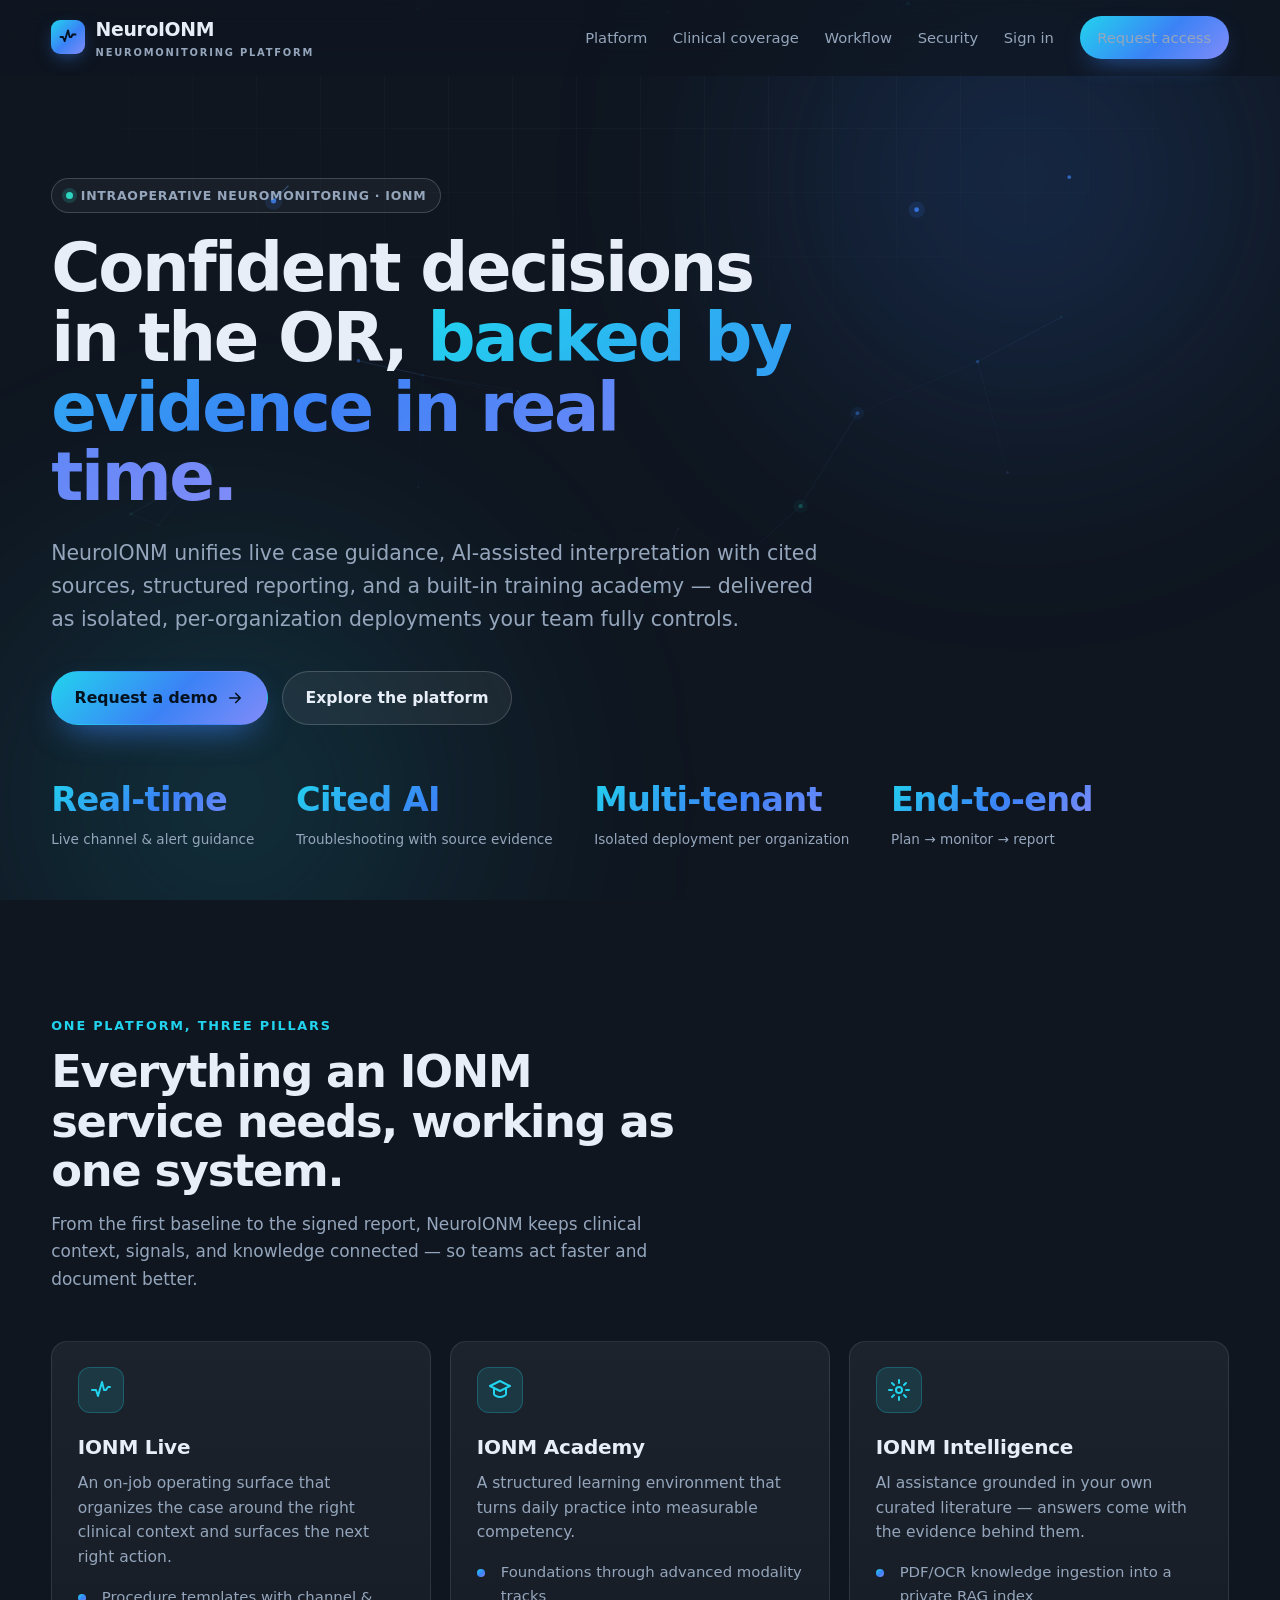
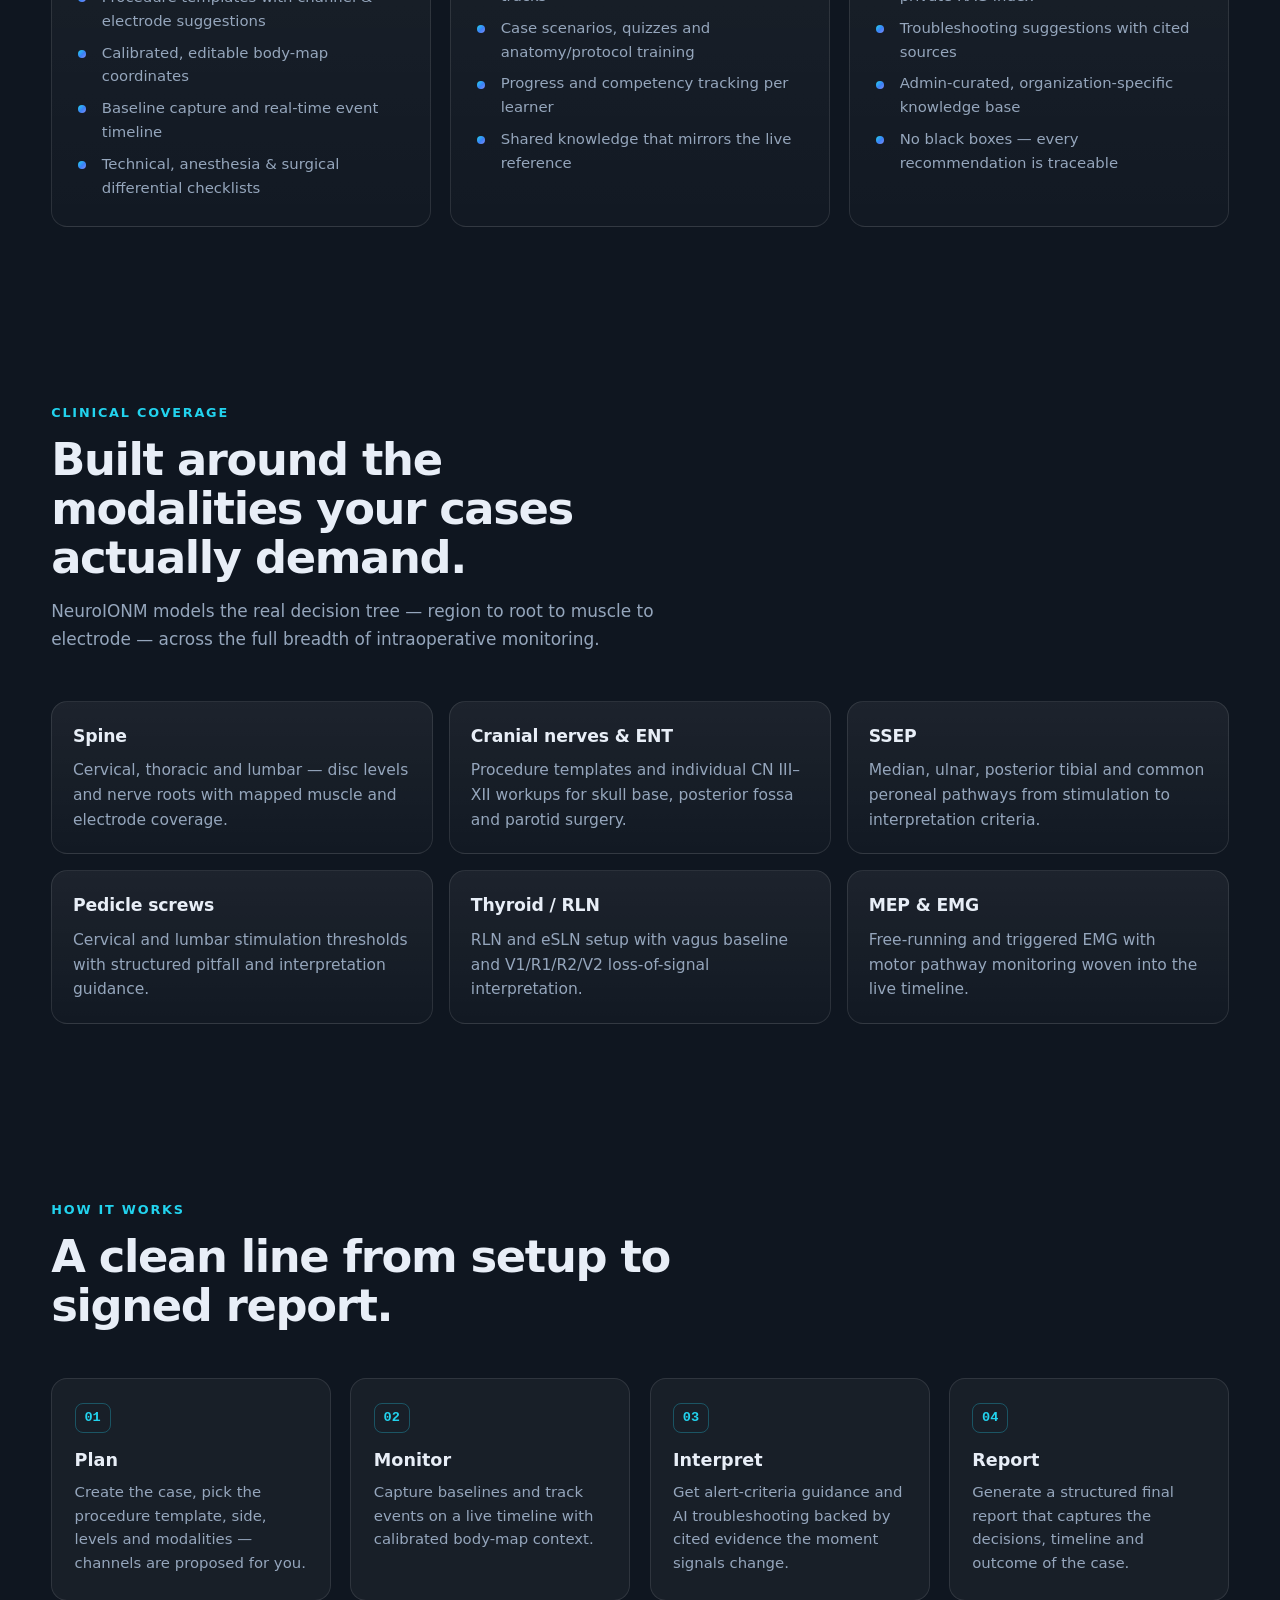
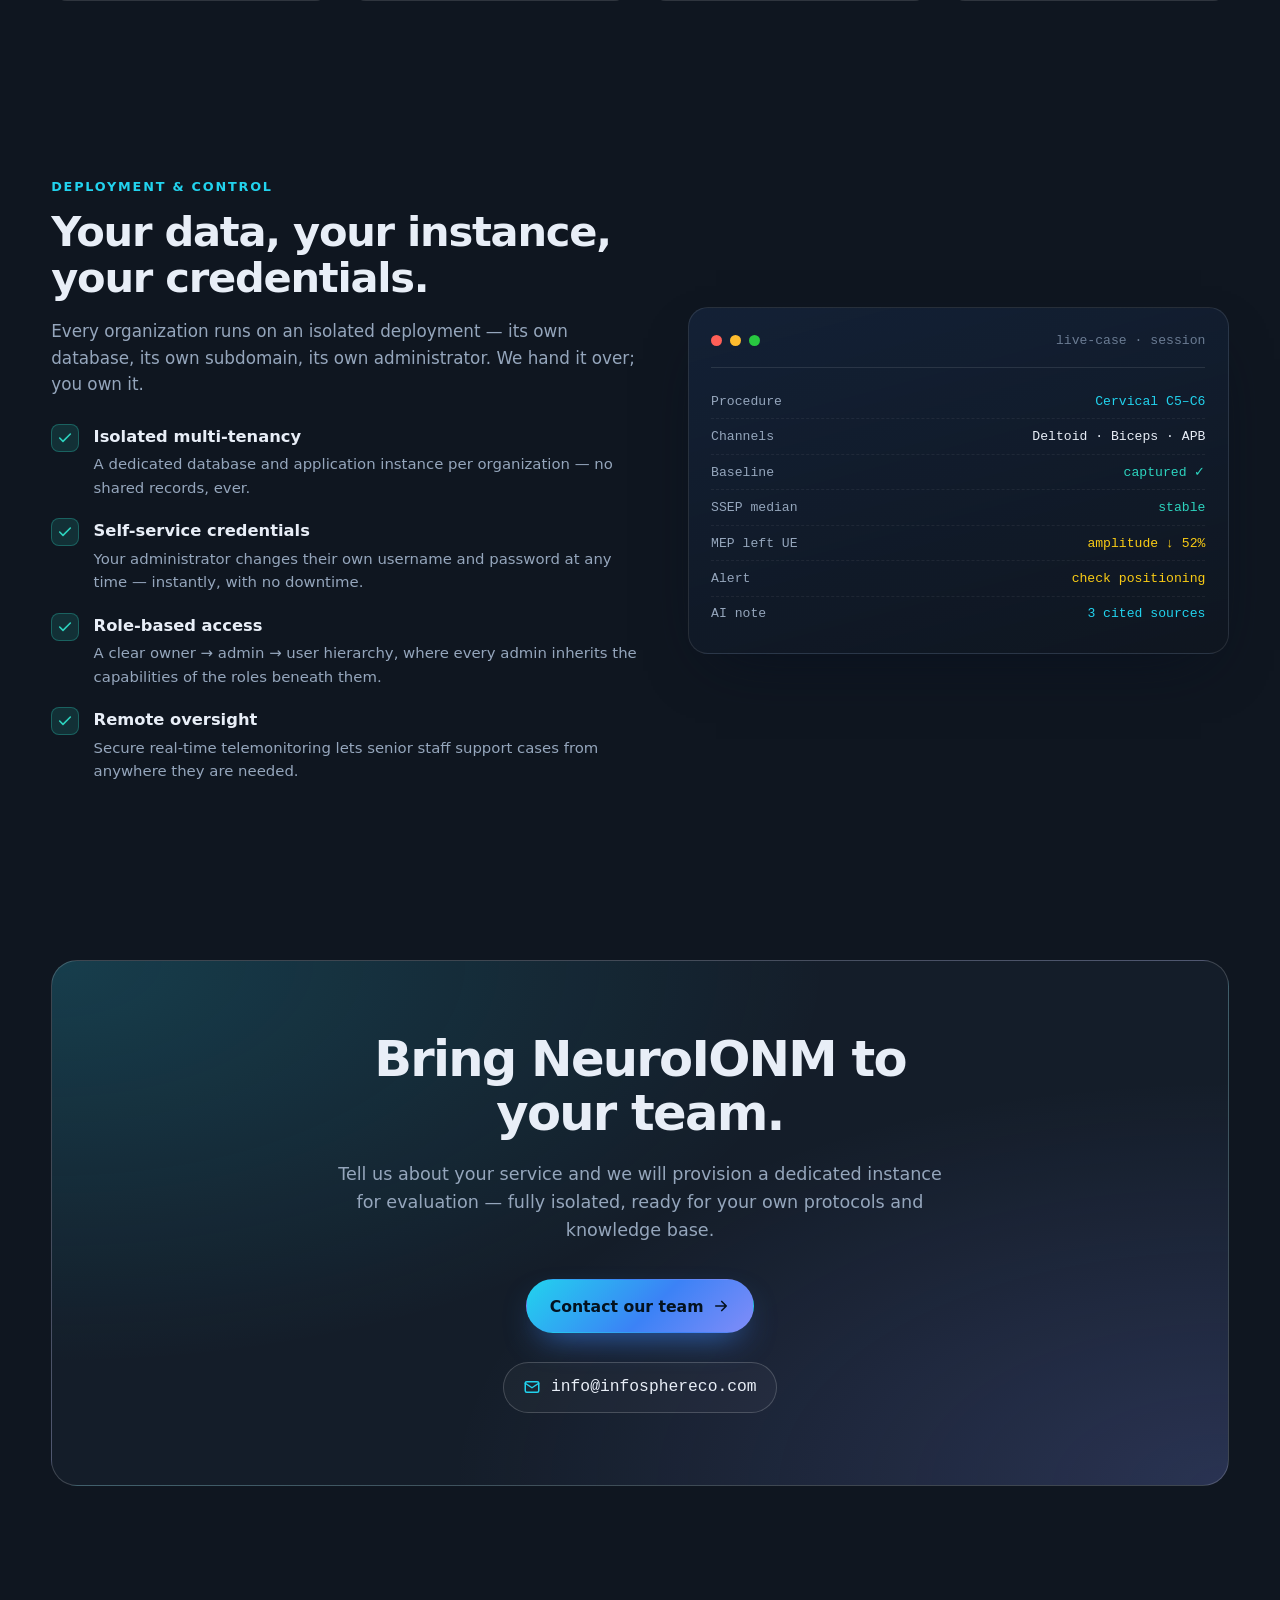
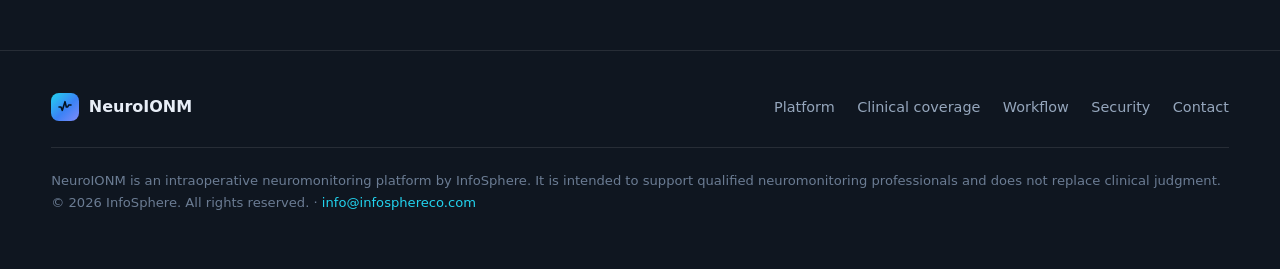
<file: frontend/landing.html>
<!doctype html>
<html lang="en">
<head>
  <meta charset="utf-8">
  <meta name="viewport" content="width=device-width, initial-scale=1">
  <title>NeuroIONM — Intraoperative Neuromonitoring Platform</title>
  <meta name="description" content="NeuroIONM is a production-grade intraoperative neuromonitoring platform: real-time case guidance, AI-assisted troubleshooting with cited evidence, structured reporting, a training academy, and isolated multi-tenant deployments for clinical teams.">
  <meta name="theme-color" content="#0f1620">
  <meta property="og:title" content="NeuroIONM — Intraoperative Neuromonitoring Platform">
  <meta property="og:description" content="Real-time IONM guidance, AI-assisted interpretation with cited evidence, structured reporting, and a built-in training academy — delivered as isolated, per-organization deployments.">
  <meta property="og:type" content="website">
  <link rel="preconnect" href="https://fonts.googleapis.com">
  <script>document.documentElement.classList.add("js");</script>
  <style>
    :root {
      --bg: #0f1620;
      --bg-soft: #141d29;
      --panel: rgba(255, 255, 255, 0.04);
      --panel-strong: rgba(255, 255, 255, 0.06);
      --line: rgba(255, 255, 255, 0.10);
      --line-strong: rgba(255, 255, 255, 0.18);
      --text: #e8eef7;
      --muted: #95a6bc;
      --muted-dim: #6b7c93;
      --cyan: #22d3ee;
      --blue: #3b82f6;
      --teal: #2dd4bf;
      --indigo: #818cf8;
      --accent-grad: linear-gradient(135deg, #22d3ee 0%, #3b82f6 55%, #818cf8 100%);
      --radius: 16px;
      --shadow: 0 24px 60px -28px rgba(8, 16, 30, 0.9);
      --font: "Inter", system-ui, -apple-system, "Segoe UI", Roboto, Helvetica, Arial, sans-serif;
      --mono: ui-monospace, "Cascadia Code", "SFMono-Regular", Menlo, Consolas, monospace;
    }

    * { box-sizing: border-box; }
    html { scroll-behavior: smooth; }
    body {
      margin: 0;
      font-family: var(--font);
      color: var(--text);
      background: var(--bg);
      line-height: 1.6;
      -webkit-font-smoothing: antialiased;
      text-rendering: optimizeLegibility;
      overflow-x: hidden;
    }
    @media (prefers-reduced-motion: reduce) {
      html { scroll-behavior: auto; }
      *, *::before, *::after { animation-duration: 0.001ms !important; transition-duration: 0.001ms !important; }
    }

    a { color: inherit; text-decoration: none; }
    img, svg { display: block; max-width: 100%; }

    .wrap { width: min(1180px, 92vw); margin-inline: auto; }

    /* ---------- Background atmosphere ---------- */
    .atmosphere { position: fixed; inset: 0; z-index: -1; overflow: hidden; pointer-events: none; }
    .atmosphere::before,
    .atmosphere::after {
      content: "";
      position: absolute;
      width: 60vw; height: 60vw;
      max-width: 820px; max-height: 820px;
      border-radius: 50%;
      filter: blur(120px);
      opacity: 0.5;
    }
    .atmosphere::before { top: -16vw; right: -10vw; background: radial-gradient(circle, rgba(59,130,246,0.55), transparent 60%); }
    .atmosphere::after { bottom: -22vw; left: -12vw; background: radial-gradient(circle, rgba(34,211,238,0.40), transparent 62%); }
    .grid-overlay {
      position: fixed; inset: 0; z-index: -1; pointer-events: none;
      background-image:
        linear-gradient(rgba(255,255,255,0.025) 1px, transparent 1px),
        linear-gradient(90deg, rgba(255,255,255,0.025) 1px, transparent 1px);
      background-size: 64px 64px;
      mask-image: radial-gradient(ellipse 80% 60% at 50% 0%, #000 30%, transparent 75%);
      -webkit-mask-image: radial-gradient(ellipse 80% 60% at 50% 0%, #000 30%, transparent 75%);
    }

    /* ---------- Cinematic node network ---------- */
    .bgfx {
      position: fixed; inset: 0; z-index: -1; width: 100%; height: 100%;
      pointer-events: none; opacity: 0.92;
      mask-image: radial-gradient(125% 82% at 50% 2%, #000 36%, transparent 84%);
      -webkit-mask-image: radial-gradient(125% 82% at 50% 2%, #000 36%, transparent 84%);
    }
    @media (prefers-reduced-motion: reduce) { .bgfx { opacity: 0.6; } }

    /* ---------- Nav ---------- */
    header.nav {
      position: sticky; top: 0; z-index: 50;
      backdrop-filter: blur(14px);
      background: rgba(15, 22, 32, 0.72);
      border-bottom: 1px solid transparent;
      transition: border-color 0.3s ease, background 0.3s ease;
    }
    header.nav.scrolled { border-bottom-color: var(--line); }
    .nav-inner { display: flex; align-items: center; justify-content: space-between; gap: 1rem; padding: 0.9rem 0; }
    .brand { display: flex; align-items: center; gap: 0.65rem; font-weight: 700; letter-spacing: -0.02em; font-size: 1.18rem; }
    .brand .logo {
      width: 34px; height: 34px; border-radius: 9px;
      background: var(--accent-grad);
      display: grid; place-items: center;
      box-shadow: 0 6px 18px -6px rgba(59,130,246,0.7);
    }
    .brand .logo svg { width: 20px; height: 20px; }
    .brand small { display: block; font-size: 0.62rem; font-weight: 600; letter-spacing: 0.18em; color: var(--muted); text-transform: uppercase; }
    .nav-links { display: flex; align-items: center; gap: 1.6rem; }
    .nav-links a { color: var(--muted); font-size: 0.92rem; font-weight: 500; transition: color 0.2s ease; }
    .nav-links a:hover { color: var(--text); }
    .nav-cta {
      display: inline-flex; align-items: center; gap: 0.5rem;
      padding: 0.62rem 1.1rem; border-radius: 999px;
      background: var(--accent-grad); color: #04121f; font-weight: 650; font-size: 0.9rem;
      box-shadow: 0 10px 26px -12px rgba(59,130,246,0.8);
      transition: transform 0.18s ease, box-shadow 0.18s ease;
    }
    .nav-cta:hover { transform: translateY(-1px); box-shadow: 0 16px 32px -12px rgba(59,130,246,0.95); }
    .nav-toggle { display: none; background: none; border: 1px solid var(--line); border-radius: 10px; padding: 0.45rem 0.55rem; color: var(--text); cursor: pointer; }

    /* ---------- Buttons ---------- */
    .btn {
      display: inline-flex; align-items: center; gap: 0.55rem; cursor: pointer;
      padding: 0.85rem 1.4rem; border-radius: 999px; font-weight: 620; font-size: 0.98rem;
      border: 1px solid transparent; transition: transform 0.18s ease, box-shadow 0.18s ease, background 0.2s ease, border-color 0.2s ease;
    }
    .btn-primary { background: var(--accent-grad); color: #04121f; box-shadow: 0 14px 34px -14px rgba(59,130,246,0.85); }
    .btn-primary:hover { transform: translateY(-2px); box-shadow: 0 20px 42px -14px rgba(59,130,246,1); }
    .btn-ghost { background: var(--panel-strong); color: var(--text); border-color: var(--line-strong); }
    .btn-ghost:hover { transform: translateY(-2px); border-color: var(--cyan); }

    /* ---------- Hero ---------- */
    .hero { padding: clamp(3.5rem, 8vw, 7rem) 0 clamp(2.5rem, 6vw, 5rem); }
    .eyebrow {
      display: inline-flex; align-items: center; gap: 0.5rem;
      padding: 0.4rem 0.85rem; border-radius: 999px;
      border: 1px solid var(--line-strong); background: var(--panel);
      font-size: 0.78rem; letter-spacing: 0.06em; color: var(--muted); font-weight: 600; text-transform: uppercase;
    }
    .eyebrow .dot { width: 7px; height: 7px; border-radius: 50%; background: var(--teal); box-shadow: 0 0 0 4px rgba(45,212,191,0.18); animation: pulse 2.4s ease-in-out infinite; }
    @keyframes pulse { 0%,100% { opacity: 1; } 50% { opacity: 0.35; } }
    .hero h1 {
      font-size: clamp(2.4rem, 6vw, 4.2rem); line-height: 1.04; letter-spacing: -0.035em;
      margin: 1.3rem 0 0; font-weight: 800; max-width: 16ch;
    }
    .hero h1 .grad { background: var(--accent-grad); -webkit-background-clip: text; background-clip: text; color: transparent; }
    .hero p.lead { font-size: clamp(1.05rem, 2.2vw, 1.28rem); color: var(--muted); max-width: 60ch; margin: 1.5rem 0 0; }
    .hero-actions { display: flex; flex-wrap: wrap; gap: 0.9rem; margin-top: 2.2rem; }
    .hero-meta { display: flex; flex-wrap: wrap; gap: 1.8rem 2.6rem; margin-top: 3rem; }
    .hero-meta .stat .num { font-size: clamp(1.6rem, 3vw, 2.1rem); font-weight: 800; letter-spacing: -0.02em; background: var(--accent-grad); -webkit-background-clip: text; background-clip: text; color: transparent; }
    .hero-meta .stat .lbl { font-size: 0.85rem; color: var(--muted); margin-top: 0.15rem; }

    /* ---------- Section scaffolding ---------- */
    section.block { padding: clamp(3rem, 7vw, 5.5rem) 0; }
    .section-head { max-width: 64ch; margin-bottom: clamp(2rem, 4vw, 3rem); }
    .section-kicker { font-size: 0.8rem; letter-spacing: 0.14em; text-transform: uppercase; font-weight: 700; color: var(--cyan); }
    .section-head h2 { font-size: clamp(1.8rem, 4vw, 2.8rem); letter-spacing: -0.03em; line-height: 1.1; margin: 0.7rem 0 0; font-weight: 780; }
    .section-head p { color: var(--muted); font-size: 1.06rem; margin: 1rem 0 0; }

    /* ---------- Cards / grid ---------- */
    .card {
      position: relative; border: 1px solid var(--line); border-radius: var(--radius);
      background: linear-gradient(180deg, var(--panel-strong), rgba(255,255,255,0.015));
      padding: 1.6rem; transition: transform 0.25s ease, border-color 0.25s ease, box-shadow 0.25s ease;
      overflow: hidden;
    }
    .card::after {
      content: ""; position: absolute; inset: 0; border-radius: inherit; padding: 1px;
      background: var(--accent-grad);
      -webkit-mask: linear-gradient(#000 0 0) content-box, linear-gradient(#000 0 0);
      -webkit-mask-composite: xor; mask-composite: exclude;
      opacity: 0; transition: opacity 0.25s ease; pointer-events: none;
    }
    .card:hover { transform: translateY(-5px); box-shadow: var(--shadow); }
    .card:hover::after { opacity: 0.55; }
    .card .ico {
      width: 46px; height: 46px; border-radius: 12px; display: grid; place-items: center;
      background: rgba(34,211,238,0.12); border: 1px solid rgba(34,211,238,0.25); color: var(--cyan); margin-bottom: 1.1rem;
    }
    .card .ico svg { width: 24px; height: 24px; }
    .card h3 { margin: 0 0 0.5rem; font-size: 1.25rem; letter-spacing: -0.01em; }
    .card p { margin: 0; color: var(--muted); font-size: 0.97rem; }
    .card ul { margin: 1rem 0 0; padding: 0; list-style: none; display: grid; gap: 0.5rem; }
    .card ul li { position: relative; padding-left: 1.5rem; color: var(--muted); font-size: 0.93rem; }
    .card ul li::before {
      content: ""; position: absolute; left: 0; top: 0.55em; width: 8px; height: 8px; border-radius: 50%;
      background: var(--accent-grad);
    }

    .modules-grid { display: grid; grid-template-columns: repeat(3, 1fr); gap: 1.2rem; }
    .coverage-grid { display: grid; grid-template-columns: repeat(3, 1fr); gap: 1rem; }
    .coverage-grid .card { padding: 1.3rem; }
    .coverage-grid .card h3 { font-size: 1.08rem; }

    /* ---------- Workflow ---------- */
    .flow { display: grid; grid-template-columns: repeat(4, 1fr); gap: 1.2rem; counter-reset: step; }
    .flow .step { position: relative; padding: 1.5rem 1.4rem; border: 1px solid var(--line); border-radius: var(--radius); background: var(--panel); }
    .flow .step::before {
      counter-increment: step; content: counter(step, decimal-leading-zero);
      font-family: var(--mono); font-size: 0.85rem; font-weight: 700; color: var(--cyan);
      display: inline-block; margin-bottom: 0.8rem; padding: 0.2rem 0.55rem; border: 1px solid rgba(34,211,238,0.3); border-radius: 8px;
    }
    .flow .step h4 { margin: 0 0 0.4rem; font-size: 1.1rem; }
    .flow .step p { margin: 0; color: var(--muted); font-size: 0.93rem; }

    /* ---------- Split feature (security) ---------- */
    .split { display: grid; grid-template-columns: 1.05fr 0.95fr; gap: 2.4rem; align-items: center; }
    .feature-list { display: grid; gap: 1.1rem; margin-top: 1.6rem; }
    .feature-list .row { display: flex; gap: 0.9rem; align-items: flex-start; }
    .feature-list .row .tick { flex: none; width: 28px; height: 28px; border-radius: 8px; display: grid; place-items: center; background: rgba(45,212,191,0.14); border: 1px solid rgba(45,212,191,0.3); color: var(--teal); }
    .feature-list .row .tick svg { width: 16px; height: 16px; }
    .feature-list .row h4 { margin: 0 0 0.2rem; font-size: 1.02rem; }
    .feature-list .row p { margin: 0; color: var(--muted); font-size: 0.93rem; }
    .panel-visual {
      border: 1px solid var(--line); border-radius: 20px; padding: 1.4rem;
      background: linear-gradient(165deg, rgba(59,130,246,0.10), rgba(15,22,32,0.4));
      box-shadow: var(--shadow); font-family: var(--mono); font-size: 0.82rem;
    }
    .panel-visual .bar { display: flex; align-items: center; gap: 0.5rem; padding-bottom: 1rem; border-bottom: 1px solid var(--line); margin-bottom: 1rem; color: var(--muted-dim); }
    .panel-visual .bar i { width: 11px; height: 11px; border-radius: 50%; background: #ff5f57; display: inline-block; }
    .panel-visual .bar i.y { background: #febc2e; }
    .panel-visual .bar i.g { background: #28c840; }
    .panel-visual .line { display: flex; justify-content: space-between; padding: 0.42rem 0; border-bottom: 1px dashed rgba(255,255,255,0.06); }
    .panel-visual .line span:first-child { color: var(--muted); }
    .panel-visual .ok { color: var(--teal); }
    .panel-visual .warn { color: #facc15; }
    .panel-visual .tag { color: var(--cyan); }

    /* ---------- CTA / contact ---------- */
    .cta {
      position: relative; overflow: hidden; border-radius: 26px; padding: clamp(2.5rem, 6vw, 4.5rem);
      border: 1px solid var(--line-strong);
      background:
        radial-gradient(120% 140% at 0% 0%, rgba(34,211,238,0.18), transparent 55%),
        radial-gradient(120% 140% at 100% 100%, rgba(129,140,248,0.20), transparent 55%),
        var(--bg-soft);
      text-align: center;
    }
    .cta h2 { font-size: clamp(2rem, 5vw, 3.1rem); letter-spacing: -0.035em; margin: 0 auto; max-width: 18ch; line-height: 1.08; font-weight: 800; }
    .cta p { color: var(--muted); font-size: 1.1rem; margin: 1.2rem auto 0; max-width: 56ch; }
    .cta-actions { display: flex; flex-wrap: wrap; gap: 1rem; justify-content: center; margin-top: 2.2rem; }
    .cta .mail {
      display: inline-flex; align-items: center; gap: 0.6rem; margin-top: 1.8rem;
      font-family: var(--mono); font-size: 1.02rem; color: var(--text);
      padding: 0.7rem 1.2rem; border: 1px solid var(--line-strong); border-radius: 999px; background: rgba(255,255,255,0.03);
    }
    .cta .mail svg { width: 18px; height: 18px; color: var(--cyan); }

    /* ---------- Footer ---------- */
    footer.site { border-top: 1px solid var(--line); margin-top: clamp(3rem, 6vw, 5rem); padding: 2.6rem 0; }
    .foot-inner { display: flex; flex-wrap: wrap; gap: 1.4rem; align-items: center; justify-content: space-between; }
    .foot-brand { display: flex; align-items: center; gap: 0.6rem; font-weight: 700; }
    .foot-brand .logo { width: 28px; height: 28px; border-radius: 8px; background: var(--accent-grad); display: grid; place-items: center; }
    .foot-brand .logo svg { width: 16px; height: 16px; }
    .foot-links { display: flex; flex-wrap: wrap; gap: 1.4rem; color: var(--muted); font-size: 0.9rem; }
    .foot-links a:hover { color: var(--text); }
    .foot-legal { width: 100%; color: var(--muted-dim); font-size: 0.82rem; margin-top: 1.6rem; border-top: 1px solid var(--line); padding-top: 1.4rem; line-height: 1.7; }

    /* ---------- Reveal animation (only when JS is active) ---------- */
    .js .reveal { opacity: 0; transform: translateY(22px); transition: opacity 0.7s cubic-bezier(.2,.7,.2,1), transform 0.7s cubic-bezier(.2,.7,.2,1); }
    .js .reveal.in { opacity: 1; transform: none; }

    /* ---------- Responsive ---------- */
    @media (max-width: 960px) {
      .modules-grid, .coverage-grid, .flow { grid-template-columns: 1fr 1fr; }
      .split { grid-template-columns: 1fr; }
    }
    @media (max-width: 720px) {
      .nav-links { display: none; }
      .nav-toggle { display: inline-flex; }
      .nav-links.open {
        display: flex; position: absolute; top: 100%; left: 0; right: 0; flex-direction: column; gap: 1rem;
        padding: 1.2rem 4vw 1.6rem; background: rgba(15,22,32,0.97); border-bottom: 1px solid var(--line);
      }
      .modules-grid, .coverage-grid, .flow { grid-template-columns: 1fr; }
      .hero-meta { gap: 1.4rem 2rem; }
    }
  </style>
</head>
<body>
  <div class="atmosphere" aria-hidden="true"></div>
  <canvas class="bgfx" id="bgfx" aria-hidden="true"></canvas>
  <div class="grid-overlay" aria-hidden="true"></div>

  <!-- ============ NAV ============ -->
  <header class="nav" id="nav">
    <div class="wrap nav-inner">
      <a class="brand" href="#top" aria-label="NeuroIONM home">
        <span class="logo" aria-hidden="true">
          <svg viewBox="0 0 24 24" fill="none" stroke="#04121f" stroke-width="2.2" stroke-linecap="round" stroke-linejoin="round">
            <path d="M3 12h3l2 5 4-13 2 8h2l1.5-3H21"/>
          </svg>
        </span>
        <span>NeuroIONM<small>Neuromonitoring Platform</small></span>
      </a>
      <nav class="nav-links" id="navLinks" aria-label="Primary">
        <a href="#platform">Platform</a>
        <a href="#coverage">Clinical coverage</a>
        <a href="#workflow">Workflow</a>
        <a href="#security">Security</a>
        <a href="/login.html">Sign in</a>
        <a class="nav-cta" href="mailto:info@infosphereco.com?subject=NeuroIONM%20platform%20enquiry">Request access</a>
      </nav>
      <button class="nav-toggle" id="navToggle" aria-label="Toggle menu" aria-expanded="false">
        <svg viewBox="0 0 24 24" width="22" height="22" fill="none" stroke="currentColor" stroke-width="2" stroke-linecap="round"><path d="M3 6h18M3 12h18M3 18h18"/></svg>
      </button>
    </div>
  </header>

  <main id="top">
    <!-- ============ HERO ============ -->
    <section class="hero">
      <div class="wrap">
        <span class="eyebrow reveal"><span class="dot"></span>Intraoperative Neuromonitoring · IONM</span>
        <h1 class="reveal">Confident decisions in the OR, <span class="grad">backed by evidence in real time.</span></h1>
        <p class="lead reveal">NeuroIONM unifies live case guidance, AI-assisted interpretation with cited sources, structured reporting, and a built-in training academy — delivered as isolated, per-organization deployments your team fully controls.</p>
        <div class="hero-actions reveal">
          <a class="btn btn-primary" href="mailto:info@infosphereco.com?subject=NeuroIONM%20demo%20request">
            Request a demo
            <svg viewBox="0 0 24 24" width="18" height="18" fill="none" stroke="currentColor" stroke-width="2.2" stroke-linecap="round" stroke-linejoin="round"><path d="M5 12h14M13 6l6 6-6 6"/></svg>
          </a>
          <a class="btn btn-ghost" href="#platform">Explore the platform</a>
        </div>
        <div class="hero-meta reveal">
          <div class="stat"><div class="num">Real-time</div><div class="lbl">Live channel &amp; alert guidance</div></div>
          <div class="stat"><div class="num">Cited AI</div><div class="lbl">Troubleshooting with source evidence</div></div>
          <div class="stat"><div class="num">Multi-tenant</div><div class="lbl">Isolated deployment per organization</div></div>
          <div class="stat"><div class="num">End-to-end</div><div class="lbl">Plan → monitor → report</div></div>
        </div>
      </div>
    </section>

    <!-- ============ PLATFORM MODULES ============ -->
    <section class="block" id="platform">
      <div class="wrap">
        <div class="section-head reveal">
          <div class="section-kicker">One platform, three pillars</div>
          <h2>Everything an IONM service needs, working as one system.</h2>
          <p>From the first baseline to the signed report, NeuroIONM keeps clinical context, signals, and knowledge connected — so teams act faster and document better.</p>
        </div>
        <div class="modules-grid">
          <article class="card reveal">
            <div class="ico" aria-hidden="true"><svg viewBox="0 0 24 24" fill="none" stroke="currentColor" stroke-width="2" stroke-linecap="round" stroke-linejoin="round"><path d="M3 12h4l2 6 4-14 2 8h2l2-3h2"/></svg></div>
            <h3>IONM Live</h3>
            <p>An on-job operating surface that organizes the case around the right clinical context and surfaces the next right action.</p>
            <ul>
              <li>Procedure templates with channel &amp; electrode suggestions</li>
              <li>Calibrated, editable body-map coordinates</li>
              <li>Baseline capture and real-time event timeline</li>
              <li>Technical, anesthesia &amp; surgical differential checklists</li>
            </ul>
          </article>
          <article class="card reveal">
            <div class="ico" aria-hidden="true"><svg viewBox="0 0 24 24" fill="none" stroke="currentColor" stroke-width="2" stroke-linecap="round" stroke-linejoin="round"><path d="M12 3 2 8l10 5 10-5-10-5Z"/><path d="M6 10.5V16c0 1 2.7 3 6 3s6-2 6-3v-5.5"/></svg></div>
            <h3>IONM Academy</h3>
            <p>A structured learning environment that turns daily practice into measurable competency.</p>
            <ul>
              <li>Foundations through advanced modality tracks</li>
              <li>Case scenarios, quizzes and anatomy/protocol training</li>
              <li>Progress and competency tracking per learner</li>
              <li>Shared knowledge that mirrors the live reference</li>
            </ul>
          </article>
          <article class="card reveal">
            <div class="ico" aria-hidden="true"><svg viewBox="0 0 24 24" fill="none" stroke="currentColor" stroke-width="2" stroke-linecap="round" stroke-linejoin="round"><circle cx="12" cy="12" r="3"/><path d="M12 2v3M12 19v3M2 12h3M19 12h3M5 5l2 2M17 17l2 2M19 5l-2 2M7 17l-2 2"/></svg></div>
            <h3>IONM Intelligence</h3>
            <p>AI assistance grounded in your own curated literature — answers come with the evidence behind them.</p>
            <ul>
              <li>PDF/OCR knowledge ingestion into a private RAG index</li>
              <li>Troubleshooting suggestions with cited sources</li>
              <li>Admin-curated, organization-specific knowledge base</li>
              <li>No black boxes — every recommendation is traceable</li>
            </ul>
          </article>
        </div>
      </div>
    </section>

    <!-- ============ CLINICAL COVERAGE ============ -->
    <section class="block" id="coverage">
      <div class="wrap">
        <div class="section-head reveal">
          <div class="section-kicker">Clinical coverage</div>
          <h2>Built around the modalities your cases actually demand.</h2>
          <p>NeuroIONM models the real decision tree — region to root to muscle to electrode — across the full breadth of intraoperative monitoring.</p>
        </div>
        <div class="coverage-grid">
          <article class="card reveal"><h3>Spine</h3><p>Cervical, thoracic and lumbar — disc levels and nerve roots with mapped muscle and electrode coverage.</p></article>
          <article class="card reveal"><h3>Cranial nerves &amp; ENT</h3><p>Procedure templates and individual CN III–XII workups for skull base, posterior fossa and parotid surgery.</p></article>
          <article class="card reveal"><h3>SSEP</h3><p>Median, ulnar, posterior tibial and common peroneal pathways from stimulation to interpretation criteria.</p></article>
          <article class="card reveal"><h3>Pedicle screws</h3><p>Cervical and lumbar stimulation thresholds with structured pitfall and interpretation guidance.</p></article>
          <article class="card reveal"><h3>Thyroid / RLN</h3><p>RLN and eSLN setup with vagus baseline and V1/R1/R2/V2 loss-of-signal interpretation.</p></article>
          <article class="card reveal"><h3>MEP &amp; EMG</h3><p>Free-running and triggered EMG with motor pathway monitoring woven into the live timeline.</p></article>
        </div>
      </div>
    </section>

    <!-- ============ WORKFLOW ============ -->
    <section class="block" id="workflow">
      <div class="wrap">
        <div class="section-head reveal">
          <div class="section-kicker">How it works</div>
          <h2>A clean line from setup to signed report.</h2>
        </div>
        <div class="flow">
          <div class="step reveal"><h4>Plan</h4><p>Create the case, pick the procedure template, side, levels and modalities — channels are proposed for you.</p></div>
          <div class="step reveal"><h4>Monitor</h4><p>Capture baselines and track events on a live timeline with calibrated body-map context.</p></div>
          <div class="step reveal"><h4>Interpret</h4><p>Get alert-criteria guidance and AI troubleshooting backed by cited evidence the moment signals change.</p></div>
          <div class="step reveal"><h4>Report</h4><p>Generate a structured final report that captures the decisions, timeline and outcome of the case.</p></div>
        </div>
      </div>
    </section>

    <!-- ============ SECURITY / MULTI-TENANT ============ -->
    <section class="block" id="security">
      <div class="wrap split">
        <div class="reveal">
          <div class="section-kicker">Deployment &amp; control</div>
          <h2 style="font-size:clamp(1.8rem,4vw,2.6rem);letter-spacing:-0.03em;margin:0.7rem 0 0;line-height:1.12;">Your data, your instance, your credentials.</h2>
          <p style="color:var(--muted);font-size:1.05rem;margin-top:1rem;">Every organization runs on an isolated deployment — its own database, its own subdomain, its own administrator. We hand it over; you own it.</p>
          <div class="feature-list">
            <div class="row">
              <span class="tick" aria-hidden="true"><svg viewBox="0 0 24 24" fill="none" stroke="currentColor" stroke-width="2.4" stroke-linecap="round" stroke-linejoin="round"><path d="M20 6 9 17l-5-5"/></svg></span>
              <div><h4>Isolated multi-tenancy</h4><p>A dedicated database and application instance per organization — no shared records, ever.</p></div>
            </div>
            <div class="row">
              <span class="tick" aria-hidden="true"><svg viewBox="0 0 24 24" fill="none" stroke="currentColor" stroke-width="2.4" stroke-linecap="round" stroke-linejoin="round"><path d="M20 6 9 17l-5-5"/></svg></span>
              <div><h4>Self-service credentials</h4><p>Your administrator changes their own username and password at any time — instantly, with no downtime.</p></div>
            </div>
            <div class="row">
              <span class="tick" aria-hidden="true"><svg viewBox="0 0 24 24" fill="none" stroke="currentColor" stroke-width="2.4" stroke-linecap="round" stroke-linejoin="round"><path d="M20 6 9 17l-5-5"/></svg></span>
              <div><h4>Role-based access</h4><p>A clear owner → admin → user hierarchy, where every admin inherits the capabilities of the roles beneath them.</p></div>
            </div>
            <div class="row">
              <span class="tick" aria-hidden="true"><svg viewBox="0 0 24 24" fill="none" stroke="currentColor" stroke-width="2.4" stroke-linecap="round" stroke-linejoin="round"><path d="M20 6 9 17l-5-5"/></svg></span>
              <div><h4>Remote oversight</h4><p>Secure real-time telemonitoring lets senior staff support cases from anywhere they are needed.</p></div>
            </div>
          </div>
        </div>
        <div class="panel-visual reveal" aria-hidden="true">
          <div class="bar"><i></i><i class="y"></i><i class="g"></i><span style="margin-left:auto">live-case · session</span></div>
          <div class="line"><span>Procedure</span><span class="tag">Cervical C5–C6</span></div>
          <div class="line"><span>Channels</span><span>Deltoid · Biceps · APB</span></div>
          <div class="line"><span>Baseline</span><span class="ok">captured ✓</span></div>
          <div class="line"><span>SSEP median</span><span class="ok">stable</span></div>
          <div class="line"><span>MEP left UE</span><span class="warn">amplitude ↓ 52%</span></div>
          <div class="line"><span>Alert</span><span class="warn">check positioning</span></div>
          <div class="line" style="border-bottom:none"><span>AI note</span><span class="tag">3 cited sources</span></div>
        </div>
      </div>
    </section>

    <!-- ============ CTA / CONTACT ============ -->
    <section class="block">
      <div class="wrap">
        <div class="cta reveal">
          <h2>Bring NeuroIONM to your team.</h2>
          <p>Tell us about your service and we will provision a dedicated instance for evaluation — fully isolated, ready for your own protocols and knowledge base.</p>
          <div class="cta-actions">
            <a class="btn btn-primary" href="mailto:info@infosphereco.com?subject=NeuroIONM%20platform%20enquiry&amp;body=Hi%20InfoSphere%20team%2C%0A%0AWe%27d%20like%20to%20evaluate%20NeuroIONM%20for%20our%20IONM%20service.">
              Contact our team
              <svg viewBox="0 0 24 24" width="18" height="18" fill="none" stroke="currentColor" stroke-width="2.2" stroke-linecap="round" stroke-linejoin="round"><path d="M5 12h14M13 6l6 6-6 6"/></svg>
            </a>
          </div>
          <a class="mail" href="mailto:info@infosphereco.com">
            <svg viewBox="0 0 24 24" fill="none" stroke="currentColor" stroke-width="2" stroke-linecap="round" stroke-linejoin="round"><rect x="3" y="5" width="18" height="14" rx="2"/><path d="m3 7 9 6 9-6"/></svg>
            info@infosphereco.com
          </a>
        </div>
      </div>
    </section>
  </main>

  <!-- ============ FOOTER ============ -->
  <footer class="site">
    <div class="wrap">
      <div class="foot-inner">
        <div class="foot-brand">
          <span class="logo" aria-hidden="true"><svg viewBox="0 0 24 24" fill="none" stroke="#04121f" stroke-width="2.4" stroke-linecap="round" stroke-linejoin="round"><path d="M3 12h3l2 5 4-13 2 8h2l1.5-3H21"/></svg></span>
          <span>NeuroIONM</span>
        </div>
        <nav class="foot-links" aria-label="Footer">
          <a href="#platform">Platform</a>
          <a href="#coverage">Clinical coverage</a>
          <a href="#workflow">Workflow</a>
          <a href="#security">Security</a>
          <a href="mailto:info@infosphereco.com">Contact</a>
        </nav>
      </div>
      <p class="foot-legal">
        NeuroIONM is an intraoperative neuromonitoring platform by InfoSphere. It is intended to support qualified neuromonitoring professionals and does not replace clinical judgment.
        <br>© <span id="year">2026</span> InfoSphere. All rights reserved. · <a href="mailto:info@infosphereco.com" style="color:var(--cyan)">info@infosphereco.com</a>
      </p>
    </div>
  </footer>

  <script>
    // Sticky nav border on scroll
    const nav = document.getElementById("nav");
    const onScroll = () => nav.classList.toggle("scrolled", window.scrollY > 8);
    onScroll();
    window.addEventListener("scroll", onScroll, { passive: true });

    // Mobile menu
    const toggle = document.getElementById("navToggle");
    const links = document.getElementById("navLinks");
    toggle.addEventListener("click", () => {
      const open = links.classList.toggle("open");
      toggle.setAttribute("aria-expanded", String(open));
    });
    links.querySelectorAll("a").forEach((a) =>
      a.addEventListener("click", () => {
        links.classList.remove("open");
        toggle.setAttribute("aria-expanded", "false");
      })
    );

    // Scroll reveal
    const reduce = window.matchMedia("(prefers-reduced-motion: reduce)").matches;
    if (reduce) {
      document.querySelectorAll(".reveal").forEach((el) => el.classList.add("in"));
    } else {
      const io = new IntersectionObserver(
        (entries) => entries.forEach((e) => { if (e.isIntersecting) { e.target.classList.add("in"); io.unobserve(e.target); } }),
        { threshold: 0.12, rootMargin: "0px 0px -8% 0px" }
      );
      document.querySelectorAll(".reveal").forEach((el) => io.observe(el));
    }

    // ---------- Cinematic 3D vector-node network ----------
    (function () {
      const canvas = document.getElementById("bgfx");
      if (!canvas || !canvas.getContext) return;
      const ctx = canvas.getContext("2d", { alpha: true });
      if (!ctx) return;

      const palette = ["34,211,238", "59,130,246", "129,140,248", "45,212,191"]; // cyan / blue / indigo / teal
      let W = 0, H = 0, DPR = 1, nodes = [], linkDist = 0;
      const reduced = window.matchMedia("(prefers-reduced-motion: reduce)").matches;

      // Pointer parallax (smoothed)
      const mouse = { x: 0, y: 0, tx: 0, ty: 0 };
      if (!reduced) {
        window.addEventListener("pointermove", (e) => {
          mouse.tx = (e.clientX / window.innerWidth - 0.5) * 2;
          mouse.ty = (e.clientY / window.innerHeight - 0.5) * 2;
        }, { passive: true });
      }

      function build() {
        DPR = Math.min(window.devicePixelRatio || 1, 2);
        W = window.innerWidth;
        H = window.innerHeight;
        canvas.width = Math.round(W * DPR);
        canvas.height = Math.round(H * DPR);
        canvas.style.width = W + "px";
        canvas.style.height = H + "px";
        ctx.setTransform(DPR, 0, 0, DPR, 0, 0);

        // Node count scales with viewport area, capped for performance
        const target = Math.round((W * H) / 26000);
        const count = Math.max(34, Math.min(96, target));
        linkDist = Math.min(W, H) * 0.17;

        nodes = [];
        for (let i = 0; i < count; i++) {
          nodes.push({
            x: Math.random() * 2 - 1,
            y: Math.random() * 2 - 1,
            z: Math.random() * 2 - 1,
            // gentle independent drift so the lattice breathes
            sp: 0.15 + Math.random() * 0.5,
            ph: Math.random() * Math.PI * 2,
            col: palette[(Math.random() * palette.length) | 0],
          });
        }
      }

      const focal = 1.85;
      function render(t) {
        const cx = W * 0.5;
        const cy = H * (W < 760 ? 0.34 : 0.42);
        const radX = W * 0.52;
        const radY = H * 0.46;

        // Smooth the parallax target
        mouse.x += (mouse.tx - mouse.x) * 0.04;
        mouse.y += (mouse.ty - mouse.y) * 0.04;

        const ang = reduced ? 0.6 : t * 0.00006 + mouse.x * 0.5;
        const tilt = (reduced ? -0.12 : -0.14) + mouse.y * 0.28;
        const cA = Math.cos(ang), sA = Math.sin(ang);
        const cT = Math.cos(tilt), sT = Math.sin(tilt);

        ctx.clearRect(0, 0, W, H);

        const p = nodes;
        for (let i = 0; i < p.length; i++) {
          const n = p[i];
          const drift = reduced ? 0 : Math.sin(t * 0.0006 * n.sp + n.ph) * 0.06;
          const x = n.x, y = n.y + drift, z = n.z;
          // rotate around Y
          const rx = x * cA + z * sA;
          let rz = -x * sA + z * cA;
          // tilt around X
          const ry = y * cT - rz * sT;
          rz = y * sT + rz * cT;
          const persp = focal / (focal + rz);
          n.sx = cx + rx * radX * persp;
          n.sy = cy + ry * radY * persp;
          n.depth = persp;       // ~0.65 (far) .. ~1.8 (near)
          n.r = (reduced ? 1.3 : 1.5) * persp;
        }

        // Connections
        for (let i = 0; i < p.length; i++) {
          const a = p[i];
          for (let j = i + 1; j < p.length; j++) {
            const b = p[j];
            const dx = a.sx - b.sx, dy = a.sy - b.sy;
            const d = Math.hypot(dx, dy);
            if (d < linkDist) {
              const md = (a.depth + b.depth) * 0.5;
              const alpha = (1 - d / linkDist) * 0.5 * Math.min(1, md);
              if (alpha < 0.012) continue;
              ctx.strokeStyle = "rgba(99,164,243," + alpha.toFixed(3) + ")";
              ctx.lineWidth = md * 0.85;
              ctx.beginPath();
              ctx.moveTo(a.sx, a.sy);
              ctx.lineTo(b.sx, b.sy);
              ctx.stroke();
            }
          }
        }

        // Nodes (depth-sorted painter's order: far first)
        const order = p.slice().sort((m, n) => m.depth - n.depth);
        for (let i = 0; i < order.length; i++) {
          const n = order[i];
          const a = Math.max(0.12, Math.min(1, (n.depth - 0.55) * 1.25));
          ctx.beginPath();
          ctx.fillStyle = "rgba(" + n.col + "," + (a * 0.9).toFixed(3) + ")";
          ctx.arc(n.sx, n.sy, n.r, 0, Math.PI * 2);
          ctx.fill();
          // subtle glow on the nearest nodes
          if (n.depth > 1.25) {
            ctx.beginPath();
            ctx.fillStyle = "rgba(" + n.col + "," + (a * 0.14).toFixed(3) + ")";
            ctx.arc(n.sx, n.sy, n.r * 3.4, 0, Math.PI * 2);
            ctx.fill();
          }
        }
      }

      let raf = 0, running = false;
      function loop(t) { render(t); raf = requestAnimationFrame(loop); }
      function start() { if (running || reduced) return; running = true; raf = requestAnimationFrame(loop); }
      function stop() { running = false; cancelAnimationFrame(raf); }

      let rzTimer = 0;
      window.addEventListener("resize", () => {
        clearTimeout(rzTimer);
        rzTimer = setTimeout(() => { build(); if (reduced) render(0); }, 160);
      }, { passive: true });

      document.addEventListener("visibilitychange", () => {
        if (document.hidden) stop(); else start();
      });

      build();
      if (reduced) render(0); else start();
    })();

    // Current year
    document.getElementById("year").textContent = new Date().getFullYear();
  </script>
</body>
</html>
</file>
